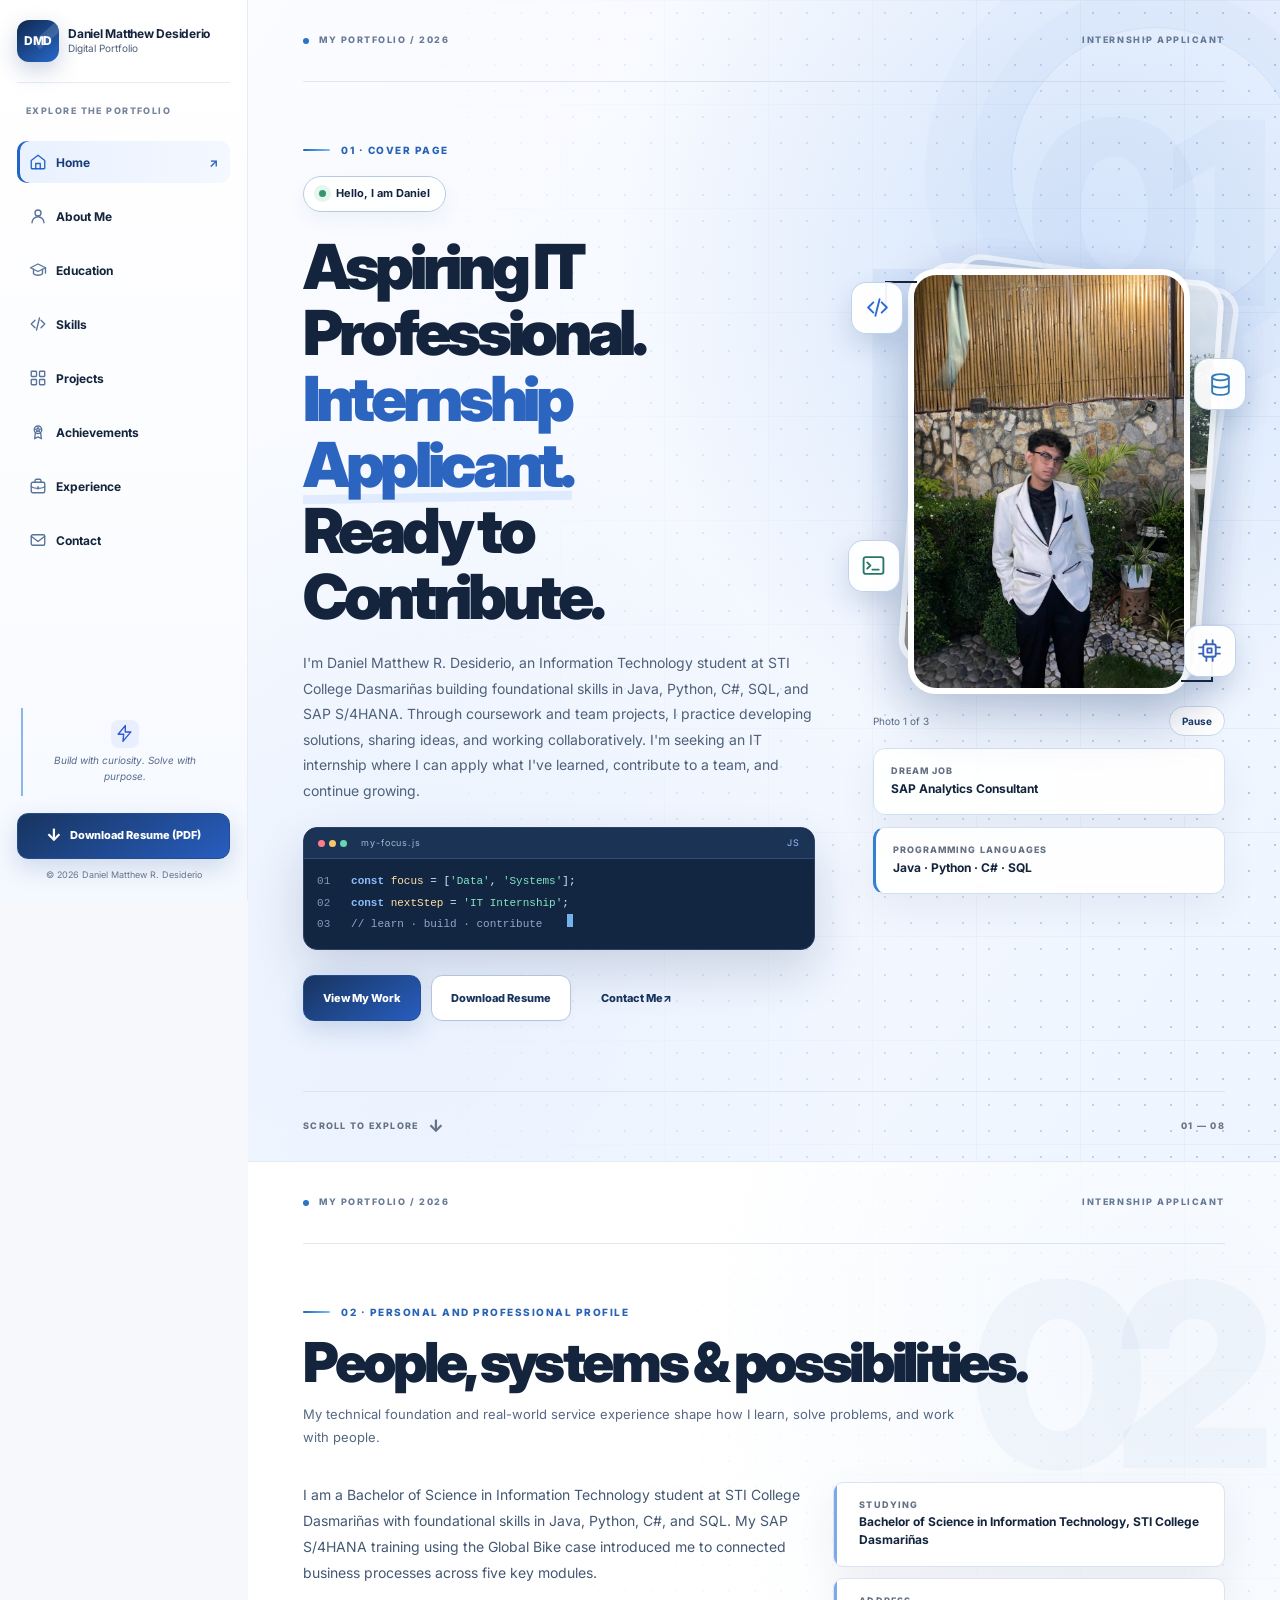
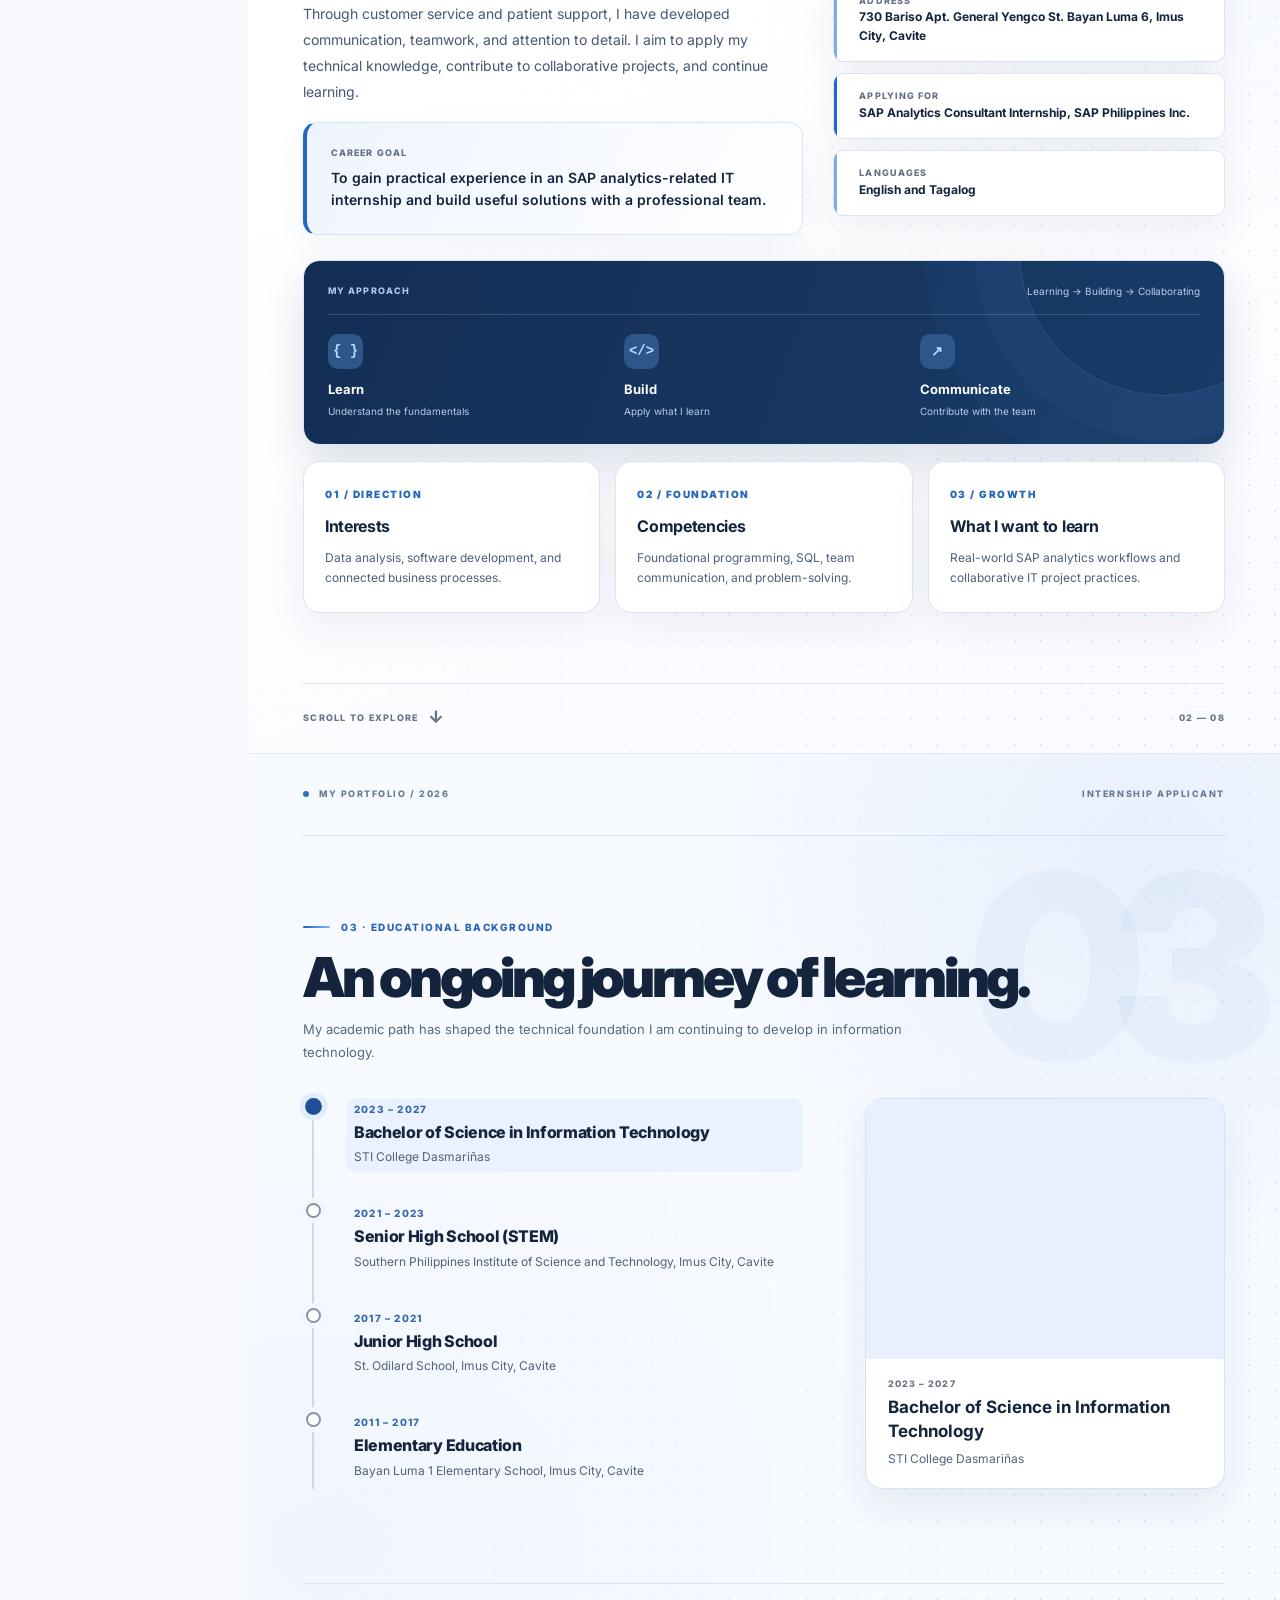
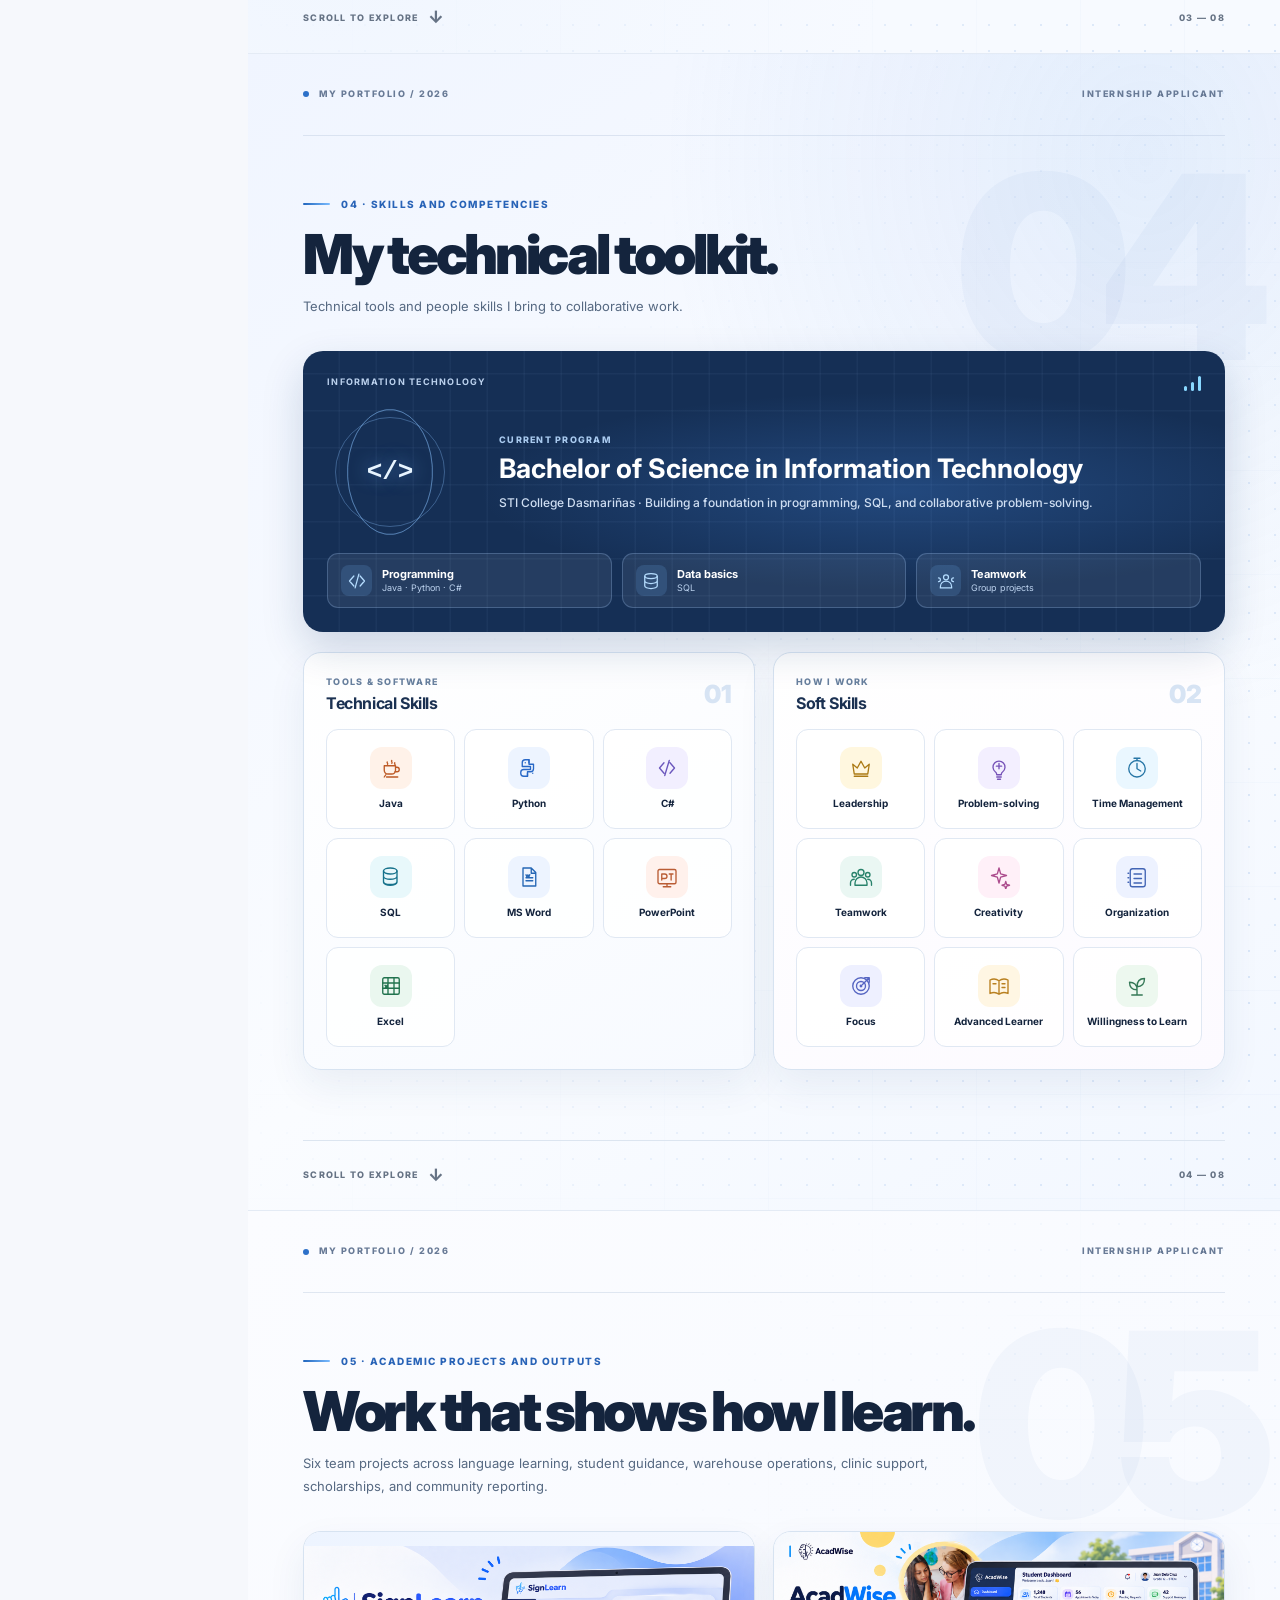
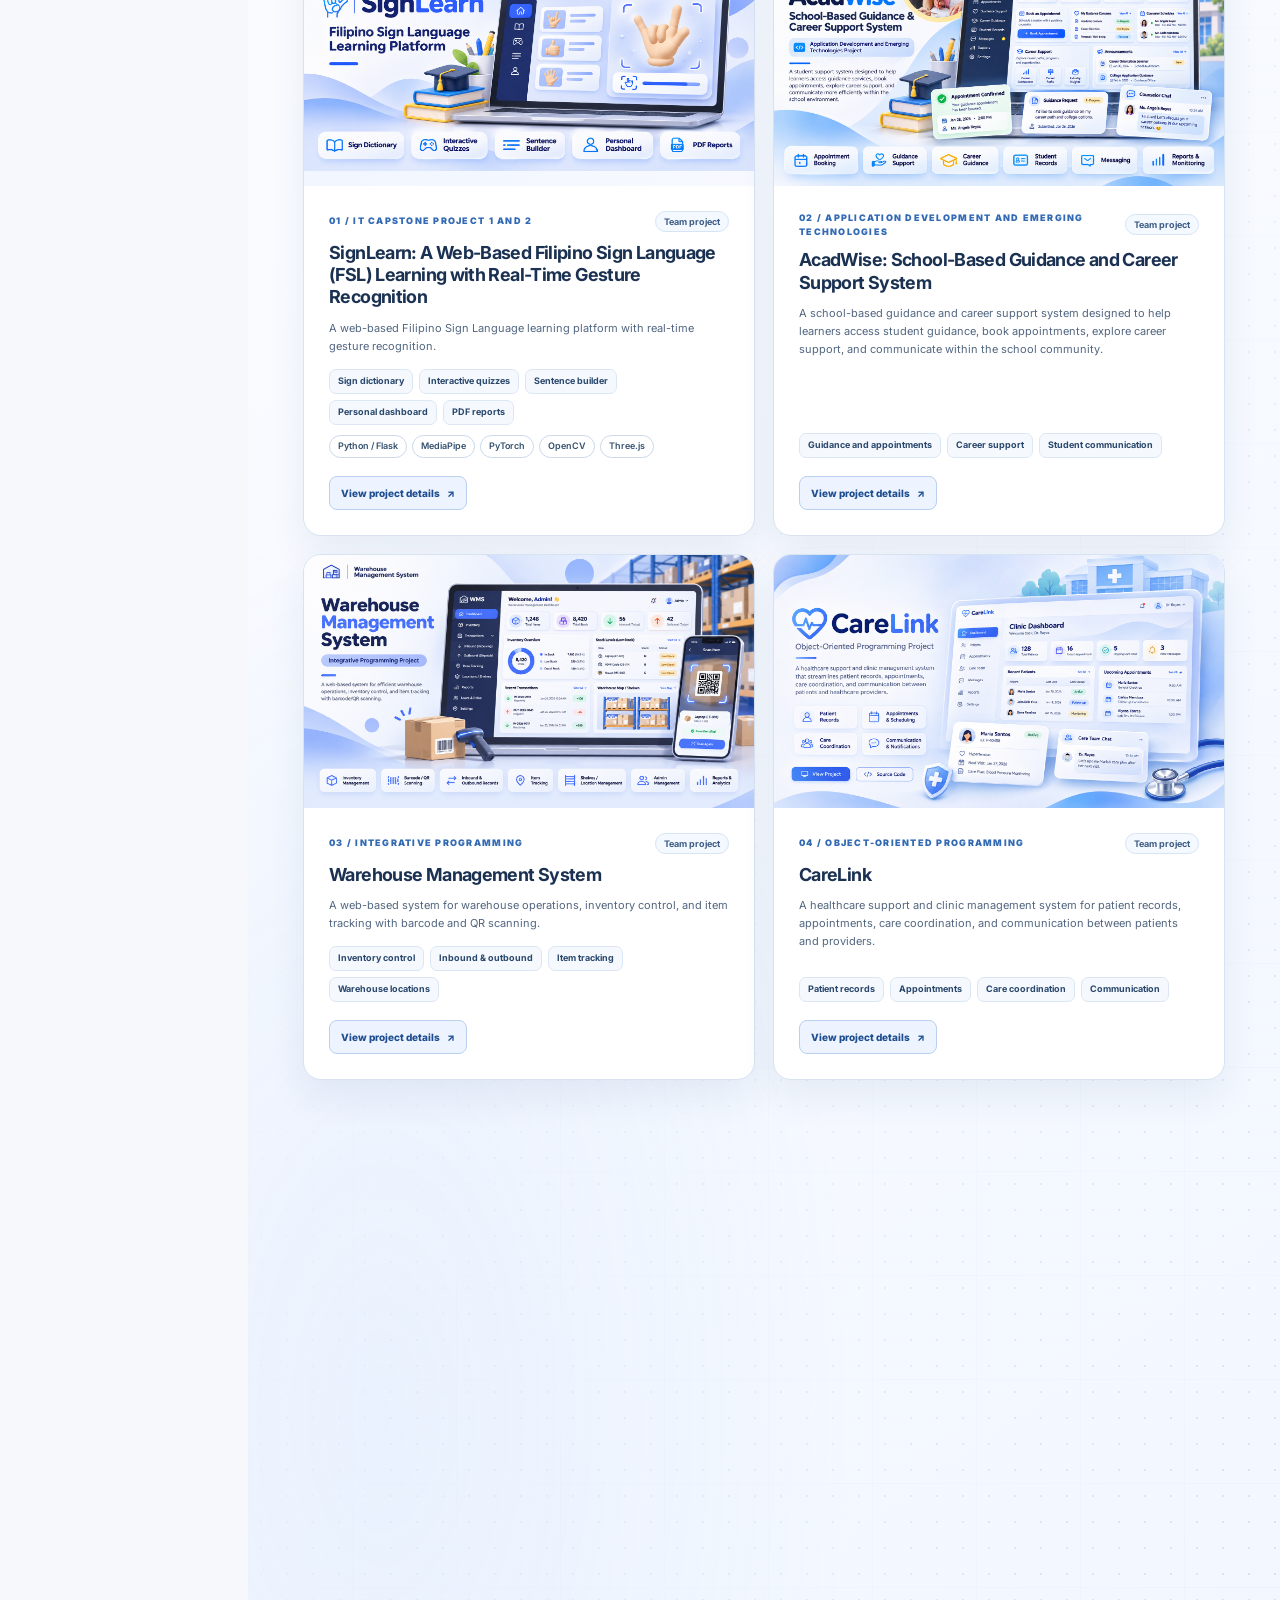
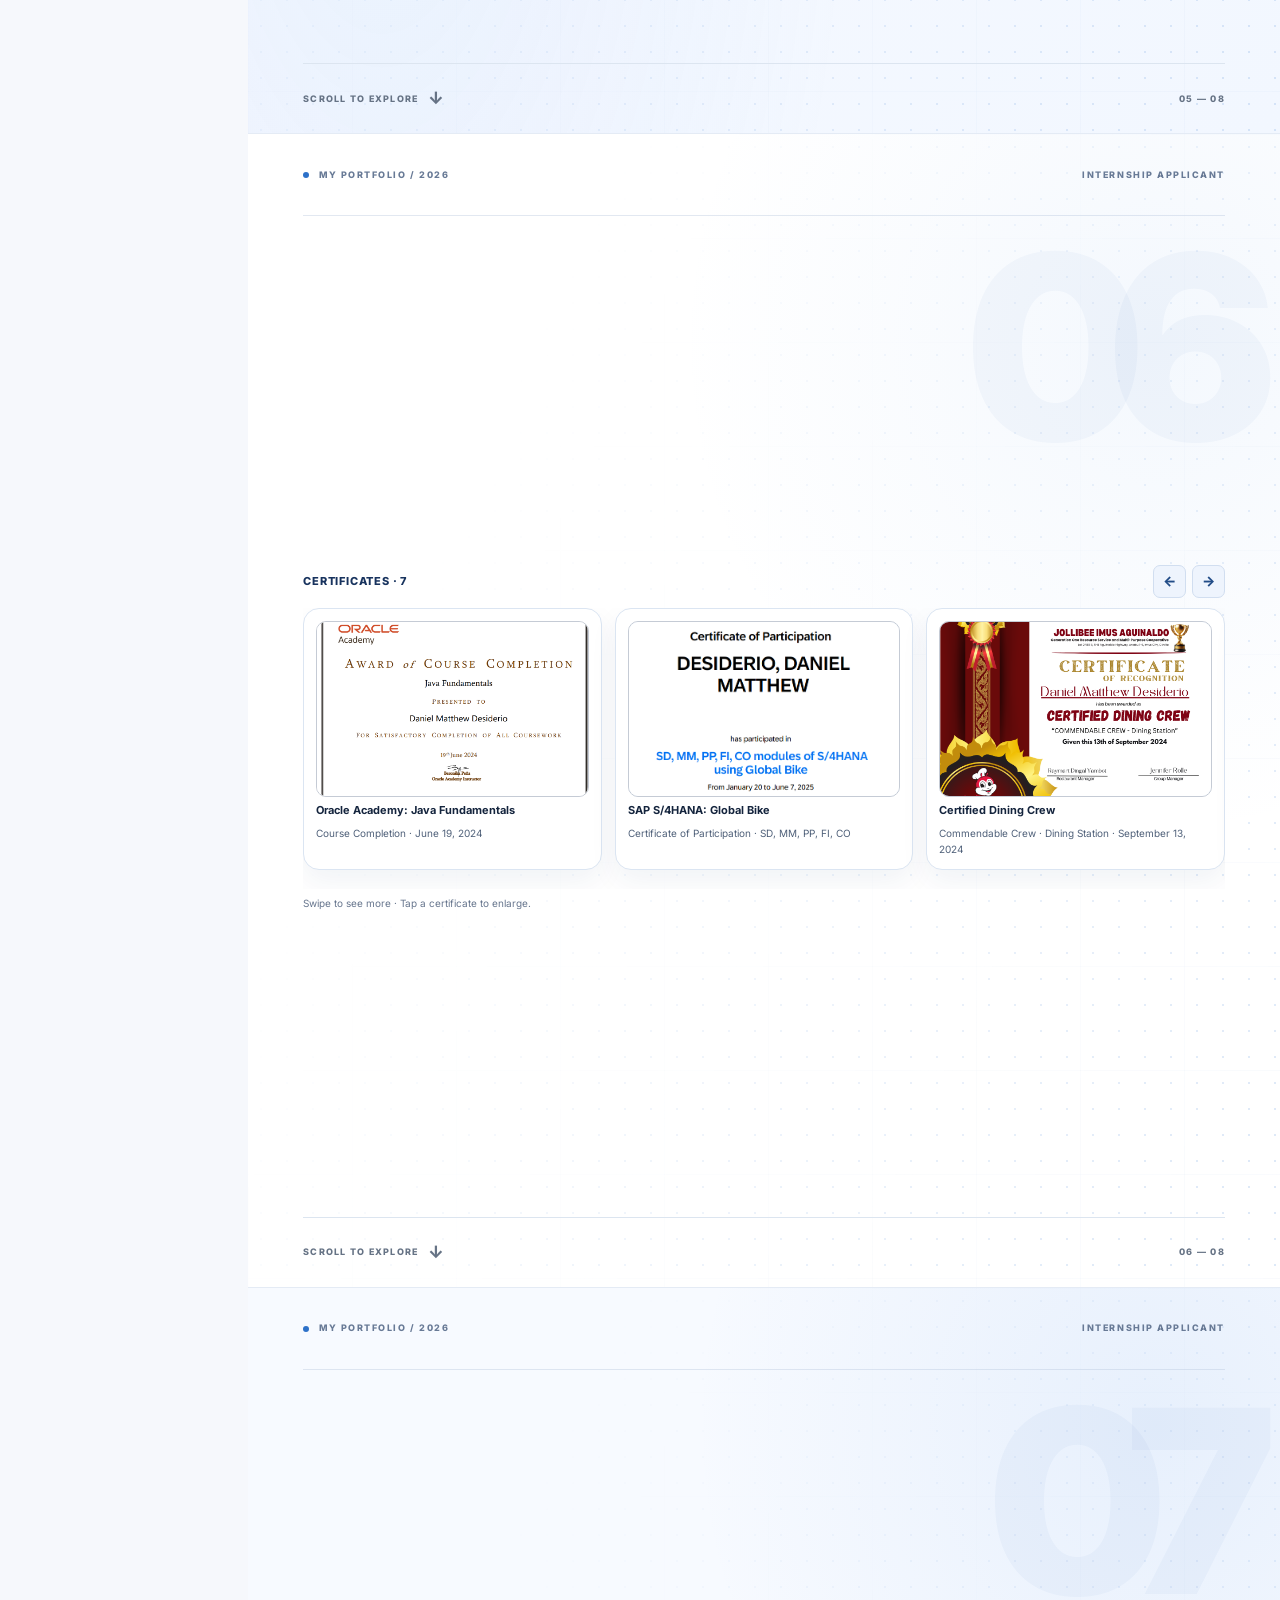
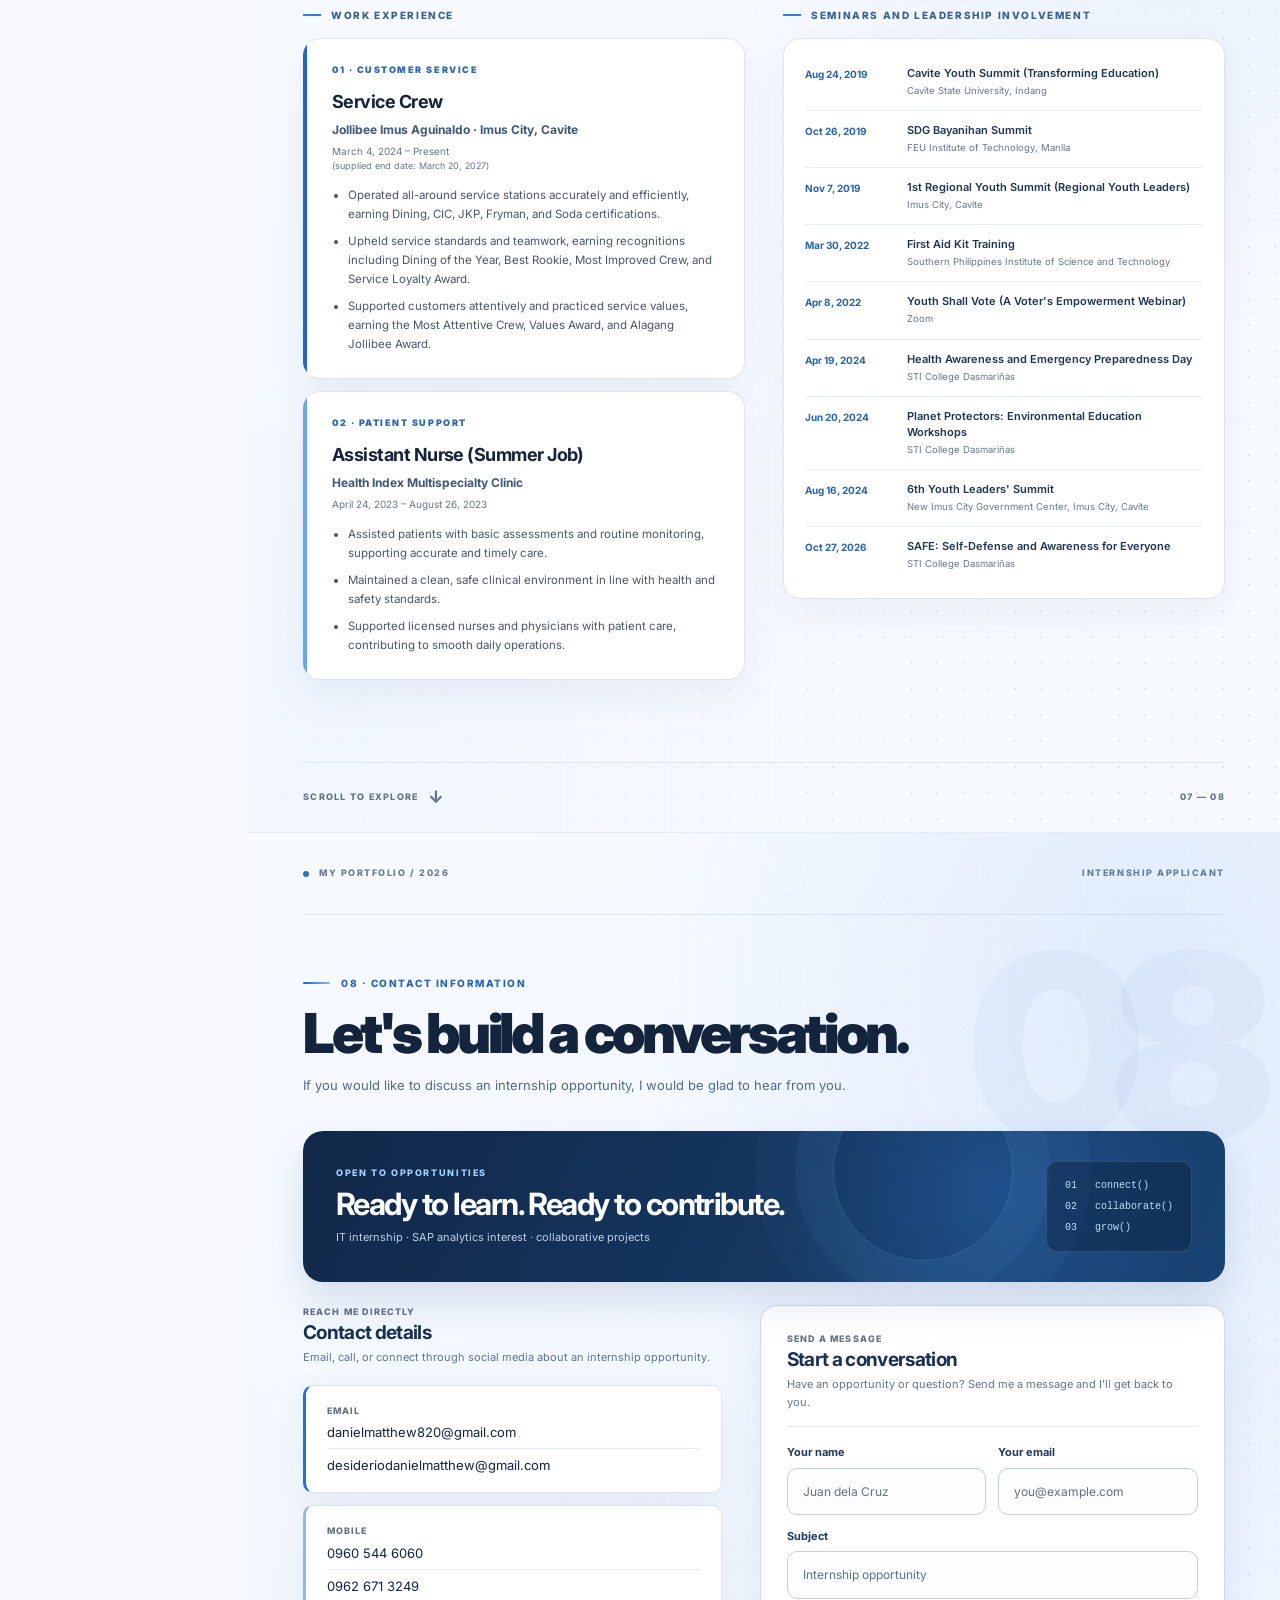
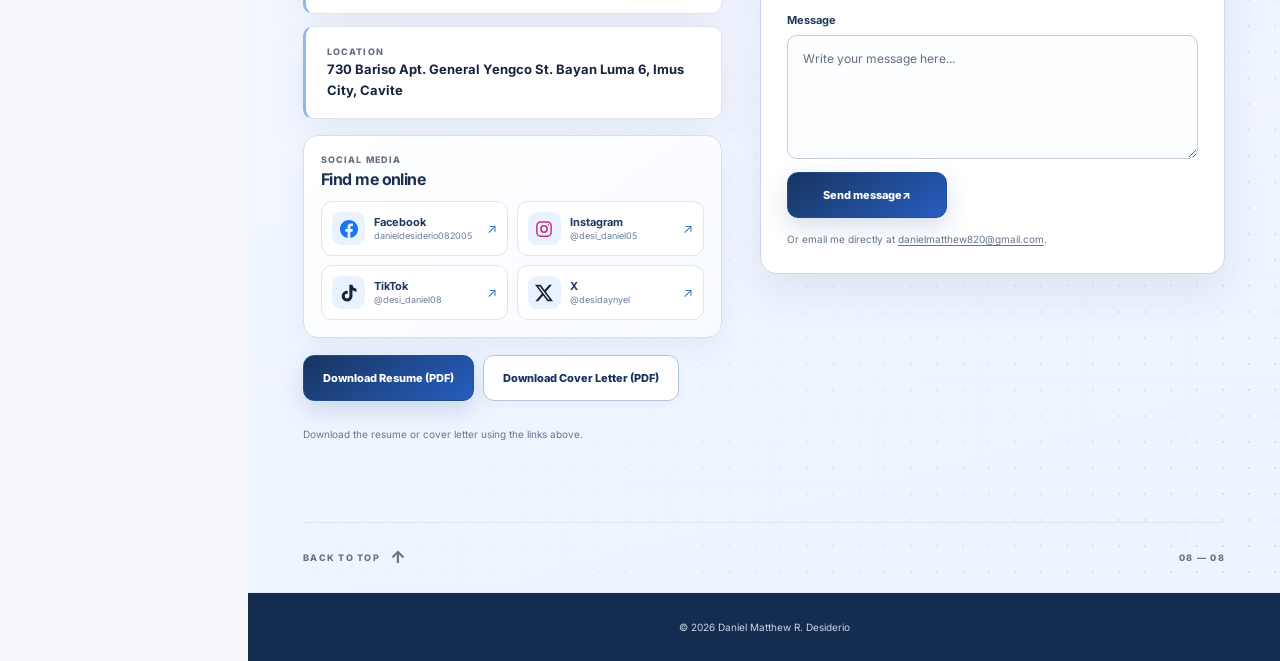
<file: daniel-desiderio-portfolio-premium/index.html>
<!DOCTYPE html>
<html lang="en">
<head>
  <meta charset="UTF-8">
  <meta name="viewport" content="width=device-width, initial-scale=1">
  <meta name="theme-color" content="#1F3864">
  <meta name="description" content="Digital portfolio of Daniel Matthew R. Desiderio, an Information Technology student and internship applicant. Explore his education, technical skills, projects, certifications, and experience.">
  <!-- PRIVACY: Remove this tag if you choose to allow search-engine indexing. This is NOT password protection. -->
  <meta name="robots" content="noindex, nofollow">
  <meta property="og:type" content="website">
  <meta property="og:title" content="Daniel Matthew R. Desiderio | Digital Portfolio">
  <meta property="og:description" content="Aspiring IT professional and internship applicant. Projects, competencies, and experience.">
  <!-- TODO: Add an absolute HTTPS og:image after publishing, if you have a real preview image. -->
  <title>Daniel Matthew R. Desiderio | Digital Portfolio</title>
  <link rel="icon" type="image/svg+xml" href="favicon.svg">
  <link rel="preconnect" href="https://fonts.googleapis.com">
  <link rel="preconnect" href="https://fonts.gstatic.com" crossorigin>
  <link href="https://fonts.googleapis.com/css2?family=Inter:wght@400;500;600;700;800;900&display=swap" rel="stylesheet">
  <link rel="stylesheet" href="css/styles.css">
  <!-- Additional art direction, section-specific visuals, and motion system. -->
  <link rel="stylesheet" href="css/premium.css">
  <script src="js/main.js" defer></script>
</head>
<body class="portfolio-page">
  <div class="reading-progress" aria-hidden="true"><span id="reading-progress-bar"></span></div>
  <a class="skip-link" href="#main-content">Skip to main content</a>

  <!-- MOBILE HEADER: On desktop, the brand and navigation live in the fixed left sidebar. -->
  <header class="mobile-header" id="mobile-header">
    <a class="mobile-brand" href="#home" aria-label="Daniel Desiderio, Home">
      <span class="brand-icon">DMD</span><span>D. M. Desiderio</span>
    </a>
    <button class="menu-toggle" id="menu-toggle" type="button" aria-controls="sidebar" aria-expanded="false" aria-label="Open navigation menu">
      <span></span><span></span><span></span>
    </button>
  </header>
  <button class="nav-backdrop" id="nav-backdrop" type="button" aria-label="Close navigation menu" tabindex="-1"></button>

  <!-- FIXED SIDEBAR / MOBILE DRAWER: Eight icon links remain accessible when collapsed. -->
  <aside class="sidebar" id="sidebar" aria-label="Portfolio navigation">
    <div class="side-brand">
      <div class="side-brand-row"><button class="brand-icon sidebar-collapse-toggle" id="sidebar-collapse-toggle" type="button" aria-label="Minimize sidebar" aria-expanded="true" aria-controls="sidebar">DMD</button><a href="#home" class="side-brand-link"><span class="brand-copy"><strong>Daniel Matthew Desiderio</strong><small>Digital Portfolio</small></span></a></div>
    </div>
    <nav class="side-navigation" id="primary-navigation" aria-label="Main sections">
      <span class="side-nav-label">Explore the portfolio</span>
      <a href="#home" class="nav-link is-active" aria-current="location" aria-label="Home"><svg class="nav-icon" viewBox="0 0 24 24" fill="none" aria-hidden="true"><path d="m3 10 9-7 9 7v10a1 1 0 0 1-1 1H4a1 1 0 0 1-1-1V10Z"/><path d="M9 21v-7h6v7"/></svg><span class="nav-text" aria-hidden="true">Home</span></a>
      <a href="#about" class="nav-link" aria-label="About Me"><svg class="nav-icon" viewBox="0 0 24 24" fill="none" aria-hidden="true"><circle cx="12" cy="8" r="4"/><path d="M4 21a8 8 0 0 1 16 0"/></svg><span class="nav-text" aria-hidden="true">About Me</span></a>
      <a href="#education" class="nav-link" aria-label="Education"><svg class="nav-icon" viewBox="0 0 24 24" fill="none" aria-hidden="true"><path d="m2 9 10-5 10 5-10 5L2 9Z"/><path d="M6 11v6c3 2.7 9 2.7 12 0v-6M22 9v7"/></svg><span class="nav-text" aria-hidden="true">Education</span></a>
      <a href="#skills" class="nav-link" aria-label="Skills"><svg class="nav-icon" viewBox="0 0 24 24" fill="none" aria-hidden="true"><path d="m8 7-5 5 5 5m8-10 5 5-5 5M14 4l-4 16"/></svg><span class="nav-text" aria-hidden="true">Skills</span></a>
      <a href="#projects" class="nav-link" aria-label="Projects"><svg class="nav-icon" viewBox="0 0 24 24" fill="none" aria-hidden="true"><rect x="3" y="3" width="7" height="7" rx="1"/><rect x="14" y="3" width="7" height="7" rx="1"/><rect x="3" y="14" width="7" height="7" rx="1"/><rect x="14" y="14" width="7" height="7" rx="1"/></svg><span class="nav-text" aria-hidden="true">Projects</span></a>
      <a href="#achievements" class="nav-link" aria-label="Achievements"><svg class="nav-icon" viewBox="0 0 24 24" fill="none" aria-hidden="true"><circle cx="12" cy="9" r="5"/><path d="m8.5 13-1 8 4.5-2.5 4.5 2.5-1-8m-3.5-7 1 2 2 .3-1.5 1.4.4 2-1.9-1-1.9 1 .4-2-1.5-1.4 2-.3 1-2Z"/></svg><span class="nav-text" aria-hidden="true">Achievements</span></a>
      <a href="#experience" class="nav-link" aria-label="Experience"><svg class="nav-icon" viewBox="0 0 24 24" fill="none" aria-hidden="true"><rect x="3" y="7" width="18" height="14" rx="2"/><path d="M8 7V5a2 2 0 0 1 2-2h4a2 2 0 0 1 2 2v2M3 13c5 3 13 3 18 0m-9 0v3"/></svg><span class="nav-text" aria-hidden="true">Experience</span></a>
      <a href="#contact" class="nav-link" aria-label="Contact"><svg class="nav-icon" viewBox="0 0 24 24" fill="none" aria-hidden="true"><rect x="3" y="5" width="18" height="14" rx="2"/><path d="m3 7 9 7 9-7"/></svg><span class="nav-text" aria-hidden="true">Contact</span></a>
    </nav>
    <div class="sidebar-foot">
      <p class="sidebar-quote"><span class="sidebar-quote-icon" aria-hidden="true"><svg viewBox="0 0 24 24" fill="none"><path d="m13 2-9 11h7l-1 9 10-12h-7l0-8Z" stroke="currentColor" stroke-width="1.8" stroke-linejoin="round"/></svg></span><span class="sidebar-quote-text">Build with curiosity. Solve with purpose.</span></p>
      <a class="button button-primary side-download" href="assets/docs/Daniel-Matthew-Desiderio-Resume.pdf" download aria-label="Download Resume (PDF)"><span class="download-icon" aria-hidden="true">↓</span><span class="download-label">Download Resume (PDF)</span></a>
      <small>© 2026 Daniel Matthew R. Desiderio</small>
    </div>
  </aside>

  <main class="site-main" id="main-content" tabindex="-1">
    <!-- 01 / COVER PAGE -->
    <section class="folio-section section-hero" data-chapter="01" id="home" aria-labelledby="hero-title">
      <div class="page-topline"><span>My Portfolio / 2026</span><span>Internship Applicant</span></div>
      <div class="section-content hero-content">
        <div class="hero-glow" aria-hidden="true"></div>
        <div class="hero-left reveal">
          <p class="section-kicker">01 · Cover Page</p>
          <span class="intro-pill"><span class="intro-spark" aria-hidden="true"></span>Hello, I am Daniel</span>
          <h1 id="hero-title"><span class="desktop-headline">Aspiring IT Professional.<br><em>Internship Applicant.</em><br>Ready to Contribute.</span><span class="mobile-headline">Daniel Matthew R. Desiderio</span></h1>
          <p class="mobile-hero-subtitle">Aspiring SAP Analytics Consultant Intern</p>
          <p class="hero-intro">I'm Daniel Matthew R. Desiderio, an Information Technology student at STI College Dasmariñas building foundational skills in Java, Python, C#, SQL, and SAP S/4HANA. Through coursework and team projects, I practice developing solutions, sharing ideas, and working collaboratively. I'm seeking an IT internship where I can apply what I've learned, contribute to a team, and continue growing.</p>
          <div class="hero-code" aria-label="Areas of interest, presented as example code">
            <div class="code-top"><span class="code-dots" aria-hidden="true"><i></i><i></i><i></i></span><span>my-focus.js</span><span>JS</span></div>
            <div class="code-lines"><div><span class="line-index">01</span><span><b>const</b> <em>focus</em> = [<strong>'Data'</strong>, <strong>'Systems'</strong>];</span></div><div><span class="line-index">02</span><span><b>const</b> <em>nextStep</em> = <strong>'IT Internship'</strong>;</span></div><div><span class="line-index">03</span><span class="code-comment">// learn · build · contribute</span><span class="code-cursor" aria-hidden="true"></span></div></div>
          </div>
          <div class="hero-actions">
            <a class="button button-primary" href="#projects">View My Work</a>
            <a class="button button-outline" href="assets/docs/Daniel-Matthew-Desiderio-Resume.pdf" download>Download Resume</a>
            <a class="button button-link" href="#contact">Contact Me <span aria-hidden="true">↗</span></a>
          </div>
        </div>
        <div class="hero-right reveal">
          <button class="hero-image-wrap" id="hero-photo-next" type="button" aria-label="Show next profile photo">
            <span class="photo-card photo-card-back" aria-hidden="true"><img src="assets/images/profile-slides/portrait-coast.jpg" alt="" decoding="async"></span>
            <span class="photo-card photo-card-middle" aria-hidden="true"><img src="assets/images/profile-slides/portrait-arch.jpg" alt="" decoding="async"></span>
            <span class="photo-card photo-card-front"><img id="hero-profile-image" src="assets/images/project-photo.jpg" alt="Daniel Matthew R. Desiderio wearing a white long-sleeve shirt" width="720" height="880" fetchpriority="high"></span>
            <span class="photo-corner photo-corner-a" aria-hidden="true"></span><span class="photo-corner photo-corner-b" aria-hidden="true"></span>
            <span class="tech-float-layer" aria-hidden="true">
              <span class="tech-float tech-float-code"><svg viewBox="0 0 24 24" fill="none" stroke="currentColor" stroke-width="1.8" stroke-linecap="round" stroke-linejoin="round"><path d="m8 7-5 5 5 5M16 7l5 5-5 5M14 4l-4 16"/></svg></span>
              <span class="tech-float tech-float-database"><svg viewBox="0 0 24 24" fill="none" stroke="currentColor" stroke-width="1.8" stroke-linecap="round" stroke-linejoin="round"><ellipse cx="12" cy="5" rx="8" ry="3"/><path d="M4 5v14c0 1.7 3.6 3 8 3s8-1.3 8-3V5M4 12c0 1.7 3.6 3 8 3s8-1.3 8-3"/></svg></span>
              <span class="tech-float tech-float-terminal"><svg viewBox="0 0 24 24" fill="none" stroke="currentColor" stroke-width="1.8" stroke-linecap="round" stroke-linejoin="round"><rect x="2.5" y="4" width="19" height="16" rx="2"/><path d="m6 9 3 3-3 3M11 16h6"/></svg></span>
              <span class="tech-float tech-float-chip"><svg viewBox="0 0 24 24" fill="none" stroke="currentColor" stroke-width="1.8" stroke-linecap="round" stroke-linejoin="round"><rect x="6" y="6" width="12" height="12" rx="2"/><path d="M10 10h4v4h-4zM9 2v4M15 2v4M9 18v4M15 18v4M2 9h4M2 15h4M18 9h4M18 15h4"/></svg></span>
            </span>
          </button>
          <div class="profile-slideshow-controls" aria-label="Profile photo slideshow controls">
            <span id="profile-slide-position">Photo 1 of 3</span>
            <button id="profile-slideshow-toggle" type="button" aria-label="Pause profile photo slideshow" aria-pressed="false">Pause</button>
          </div>
          <div class="hero-info-panel"><span class="micro-label">Dream Job</span><strong>SAP Analytics Consultant</strong></div>
          <div class="hero-info-panel"><span class="micro-label">Programming Languages</span><strong>Java · Python · C# · SQL</strong></div>
        </div>
      </div>
      <div class="page-bottomline"><a href="#about">Scroll to explore <span aria-hidden="true">↓</span></a><span>01 — 08</span></div>
    </section>

    <!-- 02 / ABOUT ME: Edit the first-person text if your career goals change. -->
    <section class="folio-section" data-chapter="02" id="about" aria-labelledby="about-title">
      <div class="page-topline"><span>My Portfolio / 2026</span><span>Internship Applicant</span></div>
      <div class="section-content">
        <div class="section-heading reveal"><p class="section-kicker">02 · Personal and Professional Profile</p><h2 id="about-title">People, systems &amp; possibilities.</h2><p>My technical foundation and real-world service experience shape how I learn, solve problems, and work with people.</p></div>
        <div class="about-grid">
          <div class="about-narrative reveal">
            <p>I am a Bachelor of Science in Information Technology student at STI College Dasmariñas with foundational skills in Java, Python, C#, and SQL. My SAP S/4HANA training using the Global Bike case introduced me to connected business processes across five key modules.</p>
            <p>Through customer service and patient support, I have developed communication, teamwork, and attention to detail. I aim to apply my technical knowledge, contribute to collaborative projects, and continue learning.</p>
            <div class="goal-callout"><span class="micro-label">Career goal</span><p>To gain practical experience in an SAP analytics-related IT internship and build useful solutions with a professional team.</p></div>
          </div>
          <div class="about-facts reveal">
            <div class="fact-card"><span class="micro-label">Studying</span><strong>Bachelor of Science in Information Technology, STI College Dasmariñas</strong></div>
            <div class="fact-card"><span class="micro-label">Address</span><strong>730 Bariso Apt. General Yengco St. Bayan Luma 6, Imus City, Cavite</strong></div>
            <div class="fact-card"><span class="micro-label">Applying for</span><strong>SAP Analytics Consultant Internship, SAP Philippines Inc.</strong></div>
            <div class="fact-card"><span class="micro-label">Languages</span><strong>English and Tagalog</strong></div>
          </div>
        </div>
        <div class="focus-journey reveal" role="img" aria-label="My approach: learn concepts, build practical solutions, and communicate clearly"><div class="focus-journey-head"><span class="micro-label">My approach</span><span>Learning → Building → Collaborating</span></div><div class="focus-nodes"><div><span class="focus-symbol">{ }</span><strong>Learn</strong><small>Understand the fundamentals</small></div><span class="journey-arrow" aria-hidden="true">→</span><div><span class="focus-symbol">&lt;/&gt;</span><strong>Build</strong><small>Apply what I learn</small></div><span class="journey-arrow" aria-hidden="true">→</span><div><span class="focus-symbol">↗</span><strong>Communicate</strong><small>Contribute with the team</small></div></div></div>
        <div class="about-lower reveal">
          <article class="info-card"><h3>Interests</h3><p>Data analysis, software development, and connected business processes.</p></article>
          <article class="info-card"><h3>Competencies</h3><p>Foundational programming, SQL, team communication, and problem-solving.</p></article>
          <article class="info-card"><h3>What I want to learn</h3><p>Real-world SAP analytics workflows and collaborative IT project practices.</p></article>
        </div>
      </div>
      <div class="page-bottomline"><a href="#education">Scroll to explore <span aria-hidden="true">↓</span></a><span>02 — 08</span></div>
    </section>

    <!-- 03 / EDUCATION -->
    <section class="folio-section" data-chapter="03" id="education" aria-labelledby="education-title">
      <div class="page-topline"><span>My Portfolio / 2026</span><span>Internship Applicant</span></div>
      <div class="section-content">
        <div class="section-heading reveal"><p class="section-kicker">03 · Educational Background</p><h2 id="education-title">An ongoing journey of learning.</h2><p>My academic path has shaped the technical foundation I am continuing to develop in information technology.</p></div>
        <div class="education-grid">
          <ol class="education-timeline reveal" aria-label="Education history">
            <li class="education-item is-selected"><button class="education-select" type="button" aria-controls="education-detail" aria-pressed="true" data-photo="assets/images/schools/sti-college-dasmarinas.jpg"><span class="timeline-date">2023 – 2027</span><span class="education-degree">Bachelor of Science in Information Technology</span><span class="education-school">STI College Dasmariñas</span></button></li>
            <li class="education-item"><button class="education-select" type="button" aria-controls="education-detail" aria-pressed="false" data-photo="assets/images/schools/spist.jpg"><span class="timeline-date">2021 – 2023</span><span class="education-degree">Senior High School (STEM)</span><span class="education-school">Southern Philippines Institute of Science and Technology, Imus City, Cavite</span></button></li>
            <li class="education-item"><button class="education-select" type="button" aria-controls="education-detail" aria-pressed="false" data-photo="assets/images/schools/st-odilard-school.jpg"><span class="timeline-date">2017 – 2021</span><span class="education-degree">Junior High School</span><span class="education-school">St. Odilard School, Imus City, Cavite</span></button></li>
            <li class="education-item"><button class="education-select" type="button" aria-controls="education-detail" aria-pressed="false" data-photo="assets/images/schools/bayan-luma-1-elementary.jpg"><span class="timeline-date">2011 – 2017</span><span class="education-degree">Elementary Education</span><span class="education-school">Bayan Luma 1 Elementary School, Imus City, Cavite</span></button></li>
          </ol>
          <div class="education-aside reveal">
            <article class="education-detail" id="education-detail" aria-live="polite">
              <div class="education-photo-slot"><img id="education-photo" src="assets/images/schools/sti-college-dasmarinas.jpg" alt="STI College Dasmariñas building" width="960" height="1280" loading="lazy" decoding="async"></div>
              <div class="education-detail-copy"><span class="micro-label" id="education-detail-date">2023 – 2027</span><h3 id="education-detail-degree">Bachelor of Science in Information Technology</h3><p id="education-detail-school">STI College Dasmariñas</p></div>
            </article>
          </div>
        </div>
      </div>
      <div class="page-bottomline"><a href="#skills">Scroll to explore <span aria-hidden="true">↓</span></a><span>03 — 08</span></div>
    </section>

    <!-- 04 / SKILLS: No invented proficiency percentages or levels. -->
    <section class="folio-section" data-chapter="04" id="skills" aria-labelledby="skills-title">
      <div class="page-topline"><span>My Portfolio / 2026</span><span>Internship Applicant</span></div>
      <div class="section-content">
        <div class="section-heading reveal"><p class="section-kicker">04 · Skills and Competencies</p><h2 id="skills-title">My technical toolkit.</h2><p>Technical tools and people skills I bring to collaborative work.</p></div>
        <div class="skills-learning-aside reveal">
          <div class="learning-card" aria-label="My current program and skills focus">
            <div class="learning-card-top"><span>INFORMATION TECHNOLOGY</span><span class="learn-signal" aria-hidden="true"><i></i><i></i><i></i></span></div>
            <div class="learning-card-main">
              <div class="learning-glyph" aria-hidden="true"><span>&lt;/&gt;</span><span class="glyph-ring"></span></div>
              <div class="learning-intro"><span class="learning-eyebrow">Current program</span><h3>Bachelor of Science in Information Technology</h3><p>STI College Dasmariñas · Building a foundation in programming, SQL, and collaborative problem-solving.</p></div>
            </div>
            <div class="learning-highlights" aria-label="Skills focus">
              <div><span class="learning-highlight-icon" aria-hidden="true"><svg viewBox="0 0 32 32" fill="none"><path d="m11 8-7 8 7 8M21 8l7 8-7 8M19 5l-6 22" stroke="currentColor" stroke-width="2" stroke-linecap="round" stroke-linejoin="round"/></svg></span><span><strong>Programming</strong><small>Java · Python · C#</small></span></div>
              <div><span class="learning-highlight-icon" aria-hidden="true"><svg viewBox="0 0 32 32" fill="none"><ellipse cx="16" cy="8" rx="10" ry="4" stroke="currentColor" stroke-width="2"/><path d="M6 8v16c0 2 4.5 4 10 4s10-2 10-4V8M6 16c0 2 4.5 4 10 4s10-2 10-4" stroke="currentColor" stroke-width="2"/></svg></span><span><strong>Data basics</strong><small>SQL</small></span></div>
              <div><span class="learning-highlight-icon" aria-hidden="true"><svg viewBox="0 0 32 32" fill="none"><circle cx="16" cy="10" r="4" stroke="currentColor" stroke-width="2"/><path d="M7 27v-2a9 9 0 0 1 18 0v2H7ZM4 17a3 3 0 1 0 0-6M28 17a3 3 0 1 1 0-6" stroke="currentColor" stroke-width="2" stroke-linecap="round"/></svg></span><span><strong>Teamwork</strong><small>Group projects</small></span></div>
            </div>
          </div>
        </div>
        <div class="skill-panels">
          <article class="skill-panel skill-panel-technical reveal">
            <div class="skill-panel-heading"><div><span class="skill-panel-kicker">Tools &amp; software</span><h3>Technical Skills</h3></div><span class="skill-panel-mark" aria-hidden="true">01</span></div>
            <div class="skill-grid" aria-label="Technical skills">
              <div class="skill-tile"><span class="skill-icon skill-icon-java" aria-hidden="true"><svg viewBox="0 0 32 32"><path d="M11 8c-1 1.2 1.4 1.7.4 3M17 6c-1.3 1.5 1.5 2.1.1 3.6M21 9c-1.2 1.2 1.2 1.8.2 3"/><path d="M7 13h15v6a5 5 0 0 1-5 5h-5a5 5 0 0 1-5-5zM22 15h2a3 3 0 0 1 0 6h-3M10 28h15M9 25l-2 3"/></svg></span><span class="skill-label">Java</span></div>
              <div class="skill-tile"><span class="skill-icon skill-icon-python" aria-hidden="true"><svg viewBox="0 0 32 32"><path d="M16 5H11a4 4 0 0 0-4 4v5h11v4H9a4 4 0 0 0-4 4v1a4 4 0 0 0 4 4h5v-6h4a4 4 0 0 0 4-4v-6h-6z"/><path d="M11 9h.01M21 23h.01"/><path d="M16 5v4M14 27v-4"/></svg></span><span class="skill-label">Python</span></div>
              <div class="skill-tile"><span class="skill-icon skill-icon-csharp" aria-hidden="true"><svg viewBox="0 0 32 32"><path d="m12 9-6 7 6 7M20 9l6 7-6 7M19 6l-6 20"/></svg></span><span class="skill-label">C#</span></div>
              <div class="skill-tile"><span class="skill-icon skill-icon-sql" aria-hidden="true"><svg viewBox="0 0 32 32"><ellipse cx="15" cy="8" rx="9" ry="4"/><path d="M6 8v15c0 2.2 4 4 9 4s9-1.8 9-4V8M6 15c0 2.2 4 4 9 4s9-1.8 9-4M6 22c0 2.2 4 4 9 4s9-1.8 9-4"/></svg></span><span class="skill-label">SQL</span></div>
              <div class="skill-tile"><span class="skill-icon skill-icon-word" aria-hidden="true"><svg viewBox="0 0 32 32"><path d="M8 4h11l6 6v18H8zM19 4v7h6M12 17h9M12 21h9"/><path d="m12 13 1.3 3 1.3-3 1.2 3 1.2-3"/></svg></span><span class="skill-label">MS Word</span></div>
              <div class="skill-tile"><span class="skill-icon skill-icon-powerpoint" aria-hidden="true"><svg viewBox="0 0 32 32"><rect x="4" y="6" width="24" height="19" rx="2"/><path d="M9 20V12h4a3 3 0 1 1 0 6h-4M16 25v4M11 29h10"/><path d="M19 12h5M21.5 12v8"/></svg></span><span class="skill-label">PowerPoint</span></div>
              <div class="skill-tile"><span class="skill-icon skill-icon-excel" aria-hidden="true"><svg viewBox="0 0 32 32"><rect x="5" y="5" width="22" height="22" rx="2"/><path d="M5 12h22M5 19h22M12 5v22M20 5v22M8 15l3 4m0-4-3 4"/></svg></span><span class="skill-label">Excel</span></div>
            </div>
          </article>
          <article class="skill-panel skill-panel-soft reveal">
            <div class="skill-panel-heading"><div><span class="skill-panel-kicker">How I work</span><h3>Soft Skills</h3></div><span class="skill-panel-mark" aria-hidden="true">02</span></div>
            <div class="skill-grid" aria-label="Soft skills">
              <div class="skill-tile"><span class="skill-icon skill-icon-leadership" aria-hidden="true"><svg viewBox="0 0 32 32"><path d="m5 11 6 5 5-9 5 9 6-5-2 13H7zM7 27h18"/></svg></span><span class="skill-label">Leadership</span></div>
              <div class="skill-tile"><span class="skill-icon skill-icon-problem" aria-hidden="true"><svg viewBox="0 0 32 32"><path d="M11 21a8 8 0 1 1 10 0c-1.5 1-2 2-2 4h-6c0-2-.5-3-2-4zM13 28h6M14 31h4M16 10v7M12.5 13.5h7"/></svg></span><span class="skill-label">Problem-solving</span></div>
              <div class="skill-tile"><span class="skill-icon skill-icon-time" aria-hidden="true"><svg viewBox="0 0 32 32"><circle cx="16" cy="17" r="11"/><path d="M16 10v7l5 3M12 3h8M16 3v3"/></svg></span><span class="skill-label">Time Management</span></div>
              <div class="skill-tile"><span class="skill-icon skill-icon-team" aria-hidden="true"><svg viewBox="0 0 32 32"><circle cx="16" cy="10" r="4"/><circle cx="7" cy="13" r="3"/><circle cx="25" cy="13" r="3"/><path d="M8 27v-3a8 8 0 0 1 16 0v3zM2 27v-3a5 5 0 0 1 5-5M30 27v-3a5 5 0 0 0-5-5"/></svg></span><span class="skill-label">Teamwork</span></div>
              <div class="skill-tile"><span class="skill-icon skill-icon-creativity" aria-hidden="true"><svg viewBox="0 0 32 32"><path d="m16 4 2.2 7.8L26 14l-7.8 2.2L16 24l-2.2-7.8L6 14l7.8-2.2zM25 22l1.2 3.8L30 27l-3.8 1.2L25 32l-1.2-3.8L20 27l3.8-1.2z"/></svg></span><span class="skill-label">Creativity</span></div>
              <div class="skill-tile"><span class="skill-icon skill-icon-organization" aria-hidden="true"><svg viewBox="0 0 32 32"><rect x="7" y="5" width="20" height="24" rx="3"/><path d="M12 12h10M12 18h10M12 24h10M4 11h1M4 17h1M4 23h1"/></svg></span><span class="skill-label">Organization</span></div>
              <div class="skill-tile"><span class="skill-icon skill-icon-focus" aria-hidden="true"><svg viewBox="0 0 32 32"><circle cx="16" cy="16" r="11"/><circle cx="16" cy="16" r="6"/><circle cx="16" cy="16" r="1"/><path d="m18 14 9-9M21 5h6v6"/></svg></span><span class="skill-label">Focus</span></div>
              <div class="skill-tile"><span class="skill-icon skill-icon-learner" aria-hidden="true"><svg viewBox="0 0 32 32"><path d="M16 9C12 6 8 6 4 8v18c4-2 8-2 12 1 4-3 8-3 12-1V8c-4-2-8-2-12 1zM16 9v18M8 13h4M20 13h4M20 18h4"/></svg></span><span class="skill-label">Advanced Learner</span></div>
              <div class="skill-tile"><span class="skill-icon skill-icon-growth" aria-hidden="true"><svg viewBox="0 0 32 32"><path d="M16 28V15M16 21c-7 0-10-4-10-10 6 0 10 3 10 10zM16 17c0-7 4-11 10-11 0 7-3 11-10 11zM9 28h14"/></svg></span><span class="skill-label">Willingness to Learn</span></div>
            </div>
          </article>
        </div>
      </div>
      <div class="page-bottomline"><a href="#projects">Scroll to explore <span aria-hidden="true">↓</span></a><span>04 — 08</span></div>
    </section>

    <!-- 05 / PROJECTS: Images are illustrative placeholders, not proof or live screenshots. -->
    <section class="folio-section" data-chapter="05" id="projects" aria-labelledby="projects-title">
      <div class="page-topline"><span>My Portfolio / 2026</span><span>Internship Applicant</span></div>
      <div class="section-content">
        <div class="section-heading reveal"><p class="section-kicker">05 · Academic Projects and Outputs</p><h2 id="projects-title">Work that shows how I learn.</h2><p>Six team projects across language learning, student guidance, warehouse operations, clinic support, scholarships, and community reporting.</p></div>
        <div class="project-grid">
          <article class="project-card reveal">
            <div class="project-card-image project-card-image-signlearn"><img src="assets/images/projects/signlearn-project-v2.png" alt="Illustrated SignLearn project preview showing a Filipino Sign Language learning interface" width="1774" height="887" loading="lazy"></div>
            <div class="project-card-content"><div class="project-card-meta"><span class="project-index">01 / IT CAPSTONE PROJECT 1 AND 2</span><span class="project-team">Team project</span></div><h3>SignLearn: A Web-Based Filipino Sign Language (FSL) Learning with Real-Time Gesture Recognition</h3><p>A web-based Filipino Sign Language learning platform with real-time gesture recognition.</p><div class="project-highlights"><span>Sign dictionary</span><span>Interactive quizzes</span><span>Sentence builder</span><span>Personal dashboard</span><span>PDF reports</span></div><div class="tag-list"><span class="tag">Python / Flask</span><span class="tag">MediaPipe</span><span class="tag">PyTorch</span><span class="tag">OpenCV</span><span class="tag">Three.js</span></div><button class="project-open" type="button" aria-label="View SignLearn project details" data-live-url="https://signlearn.up.railway.app/" data-programming="IT Capstone Projects 1 and 2 using Python and Flask, with MediaPipe, PyTorch, OpenCV, and Three.js listed in the project materials.">View project details <span aria-hidden="true">↗</span></button></div>
          </article>
          <article class="project-card reveal">
            <div class="project-card-image"><img src="assets/images/projects/acadwise-project.png" alt="AcadWise final presentation cover for a school-based guidance and career support system" width="1290" height="731" loading="lazy"></div>
            <div class="project-card-content"><div class="project-card-meta"><span class="project-index">02 / APPLICATION DEVELOPMENT AND EMERGING TECHNOLOGIES</span><span class="project-team">Team project</span></div><h3>AcadWise: School-Based Guidance and Career Support System</h3><p>A school-based guidance and career support system designed to help learners access student guidance, book appointments, explore career support, and communicate within the school community.</p><div class="project-highlights"><span>Guidance and appointments</span><span>Career support</span><span>Student communication</span></div><button class="project-open" type="button" aria-label="View AcadWise project details" data-programming="Application Development and Emerging Technologies project focused on student guidance, appointment booking, and communication workflows.">View project details <span aria-hidden="true">↗</span></button></div>
          </article>
          <article class="project-card reveal">
            <div class="project-card-image"><img src="assets/images/projects/wms-project.png" alt="Warehouse Management System project preview showing inventory, QR scanning, and warehouse dashboard" width="1680" height="943" loading="lazy"></div>
            <div class="project-card-content"><div class="project-card-meta"><span class="project-index">03 / INTEGRATIVE PROGRAMMING</span><span class="project-team">Team project</span></div><h3>Warehouse Management System</h3><p>A web-based system for warehouse operations, inventory control, and item tracking with barcode and QR scanning.</p><div class="project-highlights"><span>Inventory control</span><span>Inbound &amp; outbound</span><span>Item tracking</span><span>Warehouse locations</span></div><button class="project-open" type="button" aria-label="View Warehouse Management System project details" data-programming="Integrative Programming project focused on inventory, inbound and outbound records, barcode and QR scanning, and item tracking.">View project details <span aria-hidden="true">↗</span></button></div>
          </article>
          <article class="project-card reveal">
            <div class="project-card-image"><img src="assets/images/projects/carelink-project.png" alt="CareLink clinic management project preview showing patient records, appointments, and care coordination" width="1680" height="943" loading="lazy"></div>
            <div class="project-card-content"><div class="project-card-meta"><span class="project-index">04 / OBJECT-ORIENTED PROGRAMMING</span><span class="project-team">Team project</span></div><h3>CareLink</h3><p>A healthcare support and clinic management system for patient records, appointments, care coordination, and communication between patients and providers.</p><div class="project-highlights"><span>Patient records</span><span>Appointments</span><span>Care coordination</span><span>Communication</span></div><button class="project-open" type="button" aria-label="View CareLink project details" data-programming="Object-Oriented Programming project focused on patient records, appointments, care coordination, and communication.">View project details <span aria-hidden="true">↗</span></button></div>
          </article>
          <article class="project-card reveal">
            <div class="project-card-image"><img src="assets/images/projects/escholar-ph-project.png" alt="Illustrated eScholar PH scholarship application platform preview in green and yellow" width="1672" height="941" loading="lazy"></div>
            <div class="project-card-content"><div class="project-card-meta"><span class="project-index">05 / WEB SYSTEMS AND TECHNOLOGIES</span><span class="project-team">Team project</span></div><h3>eScholar PH: Scholarship Application Platform</h3><p>A web platform that helps Filipino students search for scholarships and submit applications online.</p><div class="project-highlights"><span>Scholarship search</span><span>Online applications</span><span>Document uploads</span><span>Updates</span></div><button class="project-open" type="button" aria-label="View eScholar PH project details" data-programming="Web Systems and Technologies project about scholarship discovery and online applications.">View project details <span aria-hidden="true">↗</span></button></div>
          </article>
          <article class="project-card reveal">
            <div class="project-card-image"><img src="assets/images/projects/ireportbayan-project.png" alt="Concept illustration of iReportBayan mobile community issue reporting app in blue and white" width="1672" height="941" loading="lazy"></div>
            <div class="project-card-content"><div class="project-card-meta"><span class="project-index">06 / MOBILE SYSTEMS AND TECHNOLOGIES</span><span class="project-team">Team project</span></div><h3>iReportBayan: Community Issue Reporting</h3><p>A mobile project for residents to report unfinished roads and other local concerns in a municipality.</p><div class="project-highlights"><span>Road concerns</span><span>Community reports</span><span>Local issues</span></div><button class="project-open" type="button" aria-label="View iReportBayan project details" data-programming="Mobile Systems and Technologies project focused on reporting unfinished roads and other municipal concerns.">View project details <span aria-hidden="true">↗</span></button></div>
          </article>
        </div>
      </div>
      <div class="page-bottomline"><a href="#achievements">Scroll to explore <span aria-hidden="true">↓</span></a><span>05 — 08</span></div>
    </section>

    <!-- 06 / ACHIEVEMENTS: Swipeable gallery on mobile; click/tap any card to enlarge. -->
    <section class="folio-section" data-chapter="06" id="achievements" aria-labelledby="achievements-title">
      <div class="page-topline"><span>My Portfolio / 2026</span><span>Internship Applicant</span></div>
      <div class="section-content">
        <div class="section-heading heading-with-note reveal"><div><p class="section-kicker">06 · Achievements and Certifications</p><h2 id="achievements-title">Evidence of effort.</h2><p>Certificates, academic honors, and service recognitions earned throughout my learning and work experience.</p></div></div>
        <div class="evidence-ribbon reveal"><span class="ribbon-symbol" aria-hidden="true">✳</span><div><strong>Explore the evidence</strong><span>Certification gallery · professional recognition · academic honors</span></div></div>
        <div class="gallery-toolbar"><span class="overline">Certificates · 7</span><div class="gallery-buttons"><button type="button" id="cert-prev" aria-label="Scroll certificates left">←</button><button type="button" id="cert-next" aria-label="Scroll certificates right">→</button></div></div>
        <!-- Certificate images are added as they are provided. -->
        <div class="certificate-track" id="certificate-track" aria-label="Certificate gallery" tabindex="0">
          <button class="certificate-card" type="button" data-cert-title="Oracle Academy — Java Fundamentals Course Completion"><span class="certificate-image"><img src="assets/images/certs/java-fundamentals.png" alt="Oracle Academy Award of Course Completion for Java Fundamentals, presented to Daniel Matthew Desiderio on June 19, 2024" width="1008" height="768" loading="lazy"></span><strong>Oracle Academy: Java Fundamentals</strong><span>Course Completion · June 19, 2024</span></button>
          <button class="certificate-card" type="button" data-cert-title="Certificate of Participation — SAP S/4HANA Global Bike"><span class="certificate-image"><img src="assets/images/certs/sap-certification.png" alt="Certificate of Participation for SD, MM, PP, FI, and CO modules of S/4HANA using Global Bike, January 20 to June 7, 2025" width="687" height="404" loading="lazy"></span><strong>SAP S/4HANA: Global Bike</strong><span>Certificate of Participation · SD, MM, PP, FI, CO</span></button>
          <button class="certificate-card" type="button" data-cert-title="Certificate of Recognition — Certified Dining Crew"><span class="certificate-image"><img src="assets/images/certs/jollibee-dining.png" alt="Jollibee Imus Aguinaldo Certificate of Recognition naming Daniel Matthew Desiderio Certified Dining Crew, Commendable Crew - Dining Station, September 13, 2024" width="900" height="640" loading="lazy"></span><strong>Certified Dining Crew</strong><span>Commendable Crew · Dining Station · September 13, 2024</span></button>
          <button class="certificate-card" type="button" data-cert-title="Certificate of Recognition — Certified CIC"><span class="certificate-image"><img src="assets/images/certs/jollibee-cic.png" alt="Jollibee Imus Aguinaldo Certificate of Recognition naming Daniel Matthew Desiderio Certified CIC, Commendable Crew - CIC Station, November 9, 2024" width="900" height="640" loading="lazy"></span><strong>Certified CIC</strong><span>Commendable Crew · CIC Station · November 9, 2024</span></button>
          <button class="certificate-card" type="button" data-cert-title="Certificate of Recognition — Certified JKP-SMART"><span class="certificate-image"><img src="assets/images/certs/jollibee-jkp.png" alt="Jollibee Imus Aguinaldo Certificate of Recognition naming Daniel Matthew Desiderio Certified JKP-SMART, Commendable Crew - JKP Station, August 20, 2024" width="900" height="640" loading="lazy"></span><strong>Certified JKP-SMART</strong><span>Commendable Crew · JKP Station · August 20, 2024</span></button>
          <button class="certificate-card" type="button" data-cert-title="Certificate of Recognition — Certified Fryman"><span class="certificate-image"><img src="assets/images/certs/jollibee-fryman.png" alt="Jollibee Imus Aguinaldo Certificate of Recognition naming Daniel Matthew Desiderio Certified Fryman, Commendable Crew - Fry Station, April 7, 2026" width="900" height="640" loading="lazy"></span><strong>Certified Fryman</strong><span>Commendable Crew · Fry Station · April 7, 2026</span></button>
          <button class="certificate-card" type="button" data-cert-title="Certificate of Recognition — Certified Soda"><span class="certificate-image"><img src="assets/images/certs/jollibee-soda.png" alt="Jollibee Imus Aguinaldo Certificate of Recognition naming Daniel Matthew Desiderio Certified Soda, Commendable Crew - Soda Station, July 17, 2026" width="900" height="640" loading="lazy"></span><strong>Certified Soda</strong><span>Commendable Crew · Soda Station · July 17, 2026</span></button>
        </div>
        <p class="gallery-hint">Swipe to see more · Tap a certificate to enlarge.</p>
        <div class="achievement-grid">
          <details class="expand-panel reveal" open><summary><span>Awards · Jollibee Imus Aguinaldo</span><span class="expand-icon" aria-hidden="true">+</span></summary><div class="tag-list award-tags"><span class="tag">Dining of the Year</span><span class="tag">Sparkling Bee Winner</span><span class="tag">Most Improved Crew</span><span class="tag">Values Award</span><span class="tag">Most Attentive Crew</span><span class="tag">Best in Alagang Jollibee</span><span class="tag">Service Loyalty Award</span><span class="tag">Best Rookie</span><span class="tag">Alagang Jollibee Award</span><span class="tag">Commendable Crew</span><span class="tag">Most Improved Bee</span></div></details>
          <details class="expand-panel reveal" open><summary><span>Academic Honors</span><span class="expand-icon" aria-hidden="true">+</span></summary><ul class="honors-list"><li><strong>Senior High</strong> · With Honors (Grades 11–12)</li><li><strong>Junior High</strong> · With High Honors (Grade 10); With Honors (Grades 7–9)</li><li><strong>Elementary</strong> · With Honors (Grades 1–6)</li></ul></details>
        </div>
      </div>
      <div class="page-bottomline"><a href="#experience">Scroll to explore <span aria-hidden="true">↓</span></a><span>06 — 08</span></div>
    </section>

    <!-- 07 / WORK HISTORY: The end date for Jollibee is in 2027, so this is shown as ongoing in 2026. -->
    <section class="folio-section" data-chapter="07" id="experience" aria-labelledby="experience-title">
      <div class="page-topline"><span>My Portfolio / 2026</span><span>Internship Applicant</span></div>
      <div class="section-content">
        <div class="section-heading reveal"><p class="section-kicker">07 · Relevant Experiences</p><h2 id="experience-title">Working with purpose.</h2><p>Service roles have taught me how to stay organized, communicate clearly, and support others in everyday operations.</p></div>
        <div class="experience-grid">
          <div><h3 class="column-heading">Work Experience</h3>
            <article class="experience-card reveal"><span class="experience-label">01 · CUSTOMER SERVICE</span><h4>Service Crew</h4><p class="company">Jollibee Imus Aguinaldo · Imus City, Cavite</p><p class="date">March 4, 2024 – Present <small>(supplied end date: March 20, 2027)</small></p><ul><li>Operated all-around service stations accurately and efficiently, earning Dining, CIC, JKP, Fryman, and Soda certifications.</li><li>Upheld service standards and teamwork, earning recognitions including Dining of the Year, Best Rookie, Most Improved Crew, and Service Loyalty Award.</li><li>Supported customers attentively and practiced service values, earning the Most Attentive Crew, Values Award, and Alagang Jollibee Award.</li></ul></article>
            <article class="experience-card reveal"><span class="experience-label">02 · PATIENT SUPPORT</span><h4>Assistant Nurse (Summer Job)</h4><p class="company">Health Index Multispecialty Clinic</p><p class="date">April 24, 2023 – August 26, 2023</p><ul><li>Assisted patients with basic assessments and routine monitoring, supporting accurate and timely care.</li><li>Maintained a clean, safe clinical environment in line with health and safety standards.</li><li>Supported licensed nurses and physicians with patient care, contributing to smooth daily operations.</li></ul></article>
          </div>
          <div><h3 class="column-heading">Seminars and Leadership Involvement</h3><div class="seminar-panel reveal"><ol class="seminar-list">
            <li><time datetime="2019-08-24">Aug 24, 2019</time><div><strong>Cavite Youth Summit (Transforming Education)</strong><small>Cavite State University, Indang</small></div></li>
            <li><time datetime="2019-10-26">Oct 26, 2019</time><div><strong>SDG Bayanihan Summit</strong><small>FEU Institute of Technology, Manila</small></div></li>
            <li><time datetime="2019-11-07">Nov 7, 2019</time><div><strong>1st Regional Youth Summit (Regional Youth Leaders)</strong><small>Imus City, Cavite</small></div></li>
            <li><time datetime="2022-03-30">Mar 30, 2022</time><div><strong>First Aid Kit Training</strong><small>Southern Philippines Institute of Science and Technology</small></div></li>
            <li><time datetime="2022-04-08">Apr 8, 2022</time><div><strong>Youth Shall Vote (A Voter's Empowerment Webinar)</strong><small>Zoom</small></div></li>
            <li><time datetime="2024-04-19">Apr 19, 2024</time><div><strong>Health Awareness and Emergency Preparedness Day</strong><small>STI College Dasmariñas</small></div></li>
            <li><time datetime="2024-06-20">Jun 20, 2024</time><div><strong>Planet Protectors: Environmental Education Workshops</strong><small>STI College Dasmariñas</small></div></li>
            <li><time datetime="2024-08-16">Aug 16, 2024</time><div><strong>6th Youth Leaders' Summit</strong><small>New Imus City Government Center, Imus City, Cavite</small></div></li>
            <li><time datetime="2026-10-27">Oct 27, 2026</time><div><strong>SAFE: Self-Defense and Awareness for Everyone</strong><small>STI College Dasmariñas</small></div></li>
          </ol></div></div>
        </div>
      </div>
      <div class="page-bottomline"><a href="#contact">Scroll to explore <span aria-hidden="true">↓</span></a><span>07 — 08</span></div>
    </section>

    <!-- 08 / CONTACT: Netlify Forms is functional after deployment; Live Server does not process form submissions. -->
    <section class="folio-section" data-chapter="08" id="contact" aria-labelledby="contact-title">
      <div class="page-topline"><span>My Portfolio / 2026</span><span>Internship Applicant</span></div>
      <div class="section-content">
        <div class="section-heading reveal"><p class="section-kicker">08 · Contact Information</p><h2 id="contact-title">Let's build a conversation.</h2><p>If you would like to discuss an internship opportunity, I would be glad to hear from you.</p></div>
        <div class="contact-banner reveal"><div class="contact-banner-copy"><span class="banner-eyebrow">OPEN TO OPPORTUNITIES</span><strong>Ready to learn. Ready to contribute.</strong><span>IT internship · SAP analytics interest · collaborative projects</span></div><div class="banner-code" aria-hidden="true"><span>01 &nbsp; connect()</span><span>02 &nbsp; collaborate()</span><span>03 &nbsp; grow()</span></div></div>
        <div class="contact-grid">
          <div class="contact-left reveal">
            <div class="contact-section-heading"><span class="micro-label">Reach me directly</span><h3>Contact details</h3><p>Email, call, or connect through social media about an internship opportunity.</p></div>
            <div class="fact-card"><span class="micro-label">Email</span><div class="contact-methods"><a href="mailto:danielmatthew820@gmail.com">danielmatthew820@gmail.com</a><a href="mailto:desideriodanielmatthew@gmail.com">desideriodanielmatthew@gmail.com</a></div></div>
            <div class="fact-card"><span class="micro-label">Mobile</span><div class="contact-methods"><a href="tel:+639605446060">0960 544 6060</a><a href="tel:+639626713249">0962 671 3249</a></div></div>
            <div class="fact-card"><span class="micro-label">Location</span><strong>730 Bariso Apt. General Yengco St. Bayan Luma 6, Imus City, Cavite</strong></div>
            <div class="contact-socials"><div class="contact-socials-heading"><span class="micro-label">Social media</span><h3>Find me online</h3></div><div class="social-link-grid">
              <a class="social-link" href="https://www.facebook.com/danieldesiderio082005" target="_blank" rel="noopener noreferrer" aria-label="Daniel on Facebook (opens in a new tab)"><span class="social-icon social-icon-facebook" aria-hidden="true"><svg viewBox="0 0 24 24" fill="currentColor"><path d="M24 12.073C24 5.405 18.627 0 12 0S0 5.405 0 12.073C0 18.1 4.388 23.094 10.125 24v-8.437H7.078v-3.49h3.047V9.413c0-3.025 1.793-4.698 4.533-4.698 1.312 0 2.686.234 2.686.234v2.953H15.83c-1.49 0-1.955.925-1.955 1.874v2.25h3.328l-.532 3.49h-2.796V24C19.612 23.094 24 18.1 24 12.073Z"/></svg></span><span><strong>Facebook</strong><small>danieldesiderio082005</small></span><span class="social-arrow" aria-hidden="true">↗</span></a>
              <a class="social-link" href="https://www.instagram.com/desi_daniel05/" target="_blank" rel="noopener noreferrer" aria-label="Daniel on Instagram (opens in a new tab)"><span class="social-icon social-icon-instagram" aria-hidden="true"><svg viewBox="0 0 24 24" fill="none" stroke="currentColor" stroke-width="2" stroke-linecap="round" stroke-linejoin="round"><rect x="2.5" y="2.5" width="19" height="19" rx="5"/><circle cx="12" cy="12" r="4.2"/><circle cx="17.7" cy="6.4" r="1" fill="currentColor" stroke="none"/></svg></span><span><strong>Instagram</strong><small>@desi_daniel05</small></span><span class="social-arrow" aria-hidden="true">↗</span></a>
              <a class="social-link" href="https://www.tiktok.com/@desi_daniel08" target="_blank" rel="noopener noreferrer" aria-label="Daniel on TikTok (opens in a new tab)"><span class="social-icon social-icon-tiktok" aria-hidden="true"><svg viewBox="0 0 24 24" fill="currentColor"><path d="M16.6 1h-4.1v15.1a3.1 3.1 0 1 1-3.1-3.1c.3 0 .6 0 .9.1V9a7.2 7.2 0 1 0 6.3 7.1V8.4c1.6 1.2 3.5 1.9 5.4 1.9V6.2c-3 0-5.4-2.3-5.4-5.2Z"/></svg></span><span><strong>TikTok</strong><small>@desi_daniel08</small></span><span class="social-arrow" aria-hidden="true">↗</span></a>
              <a class="social-link" href="https://x.com/desidaynyel" target="_blank" rel="noopener noreferrer" aria-label="Daniel on X (opens in a new tab)"><span class="social-icon social-icon-x" aria-hidden="true"><svg viewBox="0 0 24 24" fill="currentColor"><path d="M18.901 1.153h3.68L14.54 10.35 24 22.846h-7.406l-5.8-7.584-6.64 7.584H.47L9.07 13.01 0 1.154h7.594l5.243 6.932 6.064-6.933ZM17.61 20.644h2.039L6.486 3.24H4.298L17.61 20.644Z"/></svg></span><span><strong>X</strong><small>@desidaynyel</small></span><span class="social-arrow" aria-hidden="true">↗</span></a>
            </div></div>
            <div class="document-actions"><a class="button button-primary" href="assets/docs/Daniel-Matthew-Desiderio-Resume.pdf" download>Download Resume (PDF)</a><a class="button button-outline" href="assets/docs/Daniel-Matthew-Desiderio-Cover-Letter.pdf" download>Download Cover Letter (PDF)</a></div>
            <p class="help-text">Download the resume or cover letter using the links above.</p>
          </div>
          <div class="contact-form-card reveal">
            <div class="contact-form-heading"><span class="micro-label">Send a message</span><h3>Start a conversation</h3><p>Have an opportunity or question? Send me a message and I’ll get back to you.</p></div>
            <form name="contact" method="POST" action="/success.html" data-netlify="true" netlify-honeypot="bot-field">
              <input type="hidden" name="form-name" value="contact">
              <p class="honeypot"><label>Leave this field empty: <input name="bot-field" tabindex="-1" autocomplete="off"></label></p>
              <div class="form-row">
                <div class="field"><label for="contact-name">Your name</label><input id="contact-name" name="name" type="text" autocomplete="name" placeholder="Juan dela Cruz" required></div>
                <div class="field"><label for="contact-email">Your email</label><input id="contact-email" name="email" type="email" autocomplete="email" placeholder="you@example.com" required></div>
              </div>
              <div class="field"><label for="contact-subject">Subject</label><input id="contact-subject" name="subject" type="text" placeholder="Internship opportunity"></div>
              <div class="field"><label for="contact-message">Message</label><textarea id="contact-message" name="message" rows="5" placeholder="Write your message here..." required></textarea></div>
              <button class="button button-primary" type="submit">Send message <span aria-hidden="true">↗</span></button>
              <p class="form-note">Or email me directly at <a href="mailto:danielmatthew820@gmail.com">danielmatthew820@gmail.com</a>.</p>
            </form>
          </div>
        </div>
      </div>
      <div class="page-bottomline"><a href="#home">Back to top <span aria-hidden="true">↑</span></a><span>08 — 08</span></div>
    </section>
    <footer class="site-footer"><p>© 2026 Daniel Matthew R. Desiderio</p></footer>
  </main>

  <button class="floating-top" id="back-to-top" type="button" aria-label="Back to top">↑</button>

  <dialog id="project-dialog" class="project-dialog" aria-labelledby="project-dialog-title" aria-describedby="project-dialog-overview">
    <div class="project-dialog-content"><div class="dialog-header"><div><span class="micro-label" id="project-dialog-category">Team project</span><h2 id="project-dialog-title">Project details</h2></div><button type="button" class="dialog-close" id="project-dialog-close" aria-label="Close project details">×</button></div><img id="project-dialog-image" src="assets/images/projects/signlearn-project-v2.png" alt="" width="1774" height="887"><div class="project-dialog-text"><h3>System overview</h3><p id="project-dialog-overview"></p><h3>Programming focus</h3><p id="project-dialog-programming"></p><h3>Project features</h3><div id="project-dialog-highlights" class="project-highlights"></div><a id="project-dialog-live-link" class="button button-primary project-live-link" href="https://signlearn.up.railway.app/" target="_blank" rel="noopener noreferrer" hidden>Visit SignLearn system <span aria-hidden="true">↗</span></a></div></div>
  </dialog>

  <dialog id="certificate-dialog" class="certificate-dialog" aria-labelledby="certificate-dialog-title" aria-describedby="certificate-dialog-description">
    <div class="dialog-content"><div class="dialog-header"><div><span class="micro-label">Certificate preview</span><h2 id="certificate-dialog-title">Certificate</h2></div><button type="button" class="dialog-close" id="certificate-dialog-close" aria-label="Close certificate preview">×</button></div><p id="certificate-dialog-description">Full-size certificate preview.</p><img id="certificate-dialog-image" src="assets/images/certs/placeholder.svg" alt="Certificate image" width="900" height="640"></div>
  </dialog>
</body>
</html>
</file>
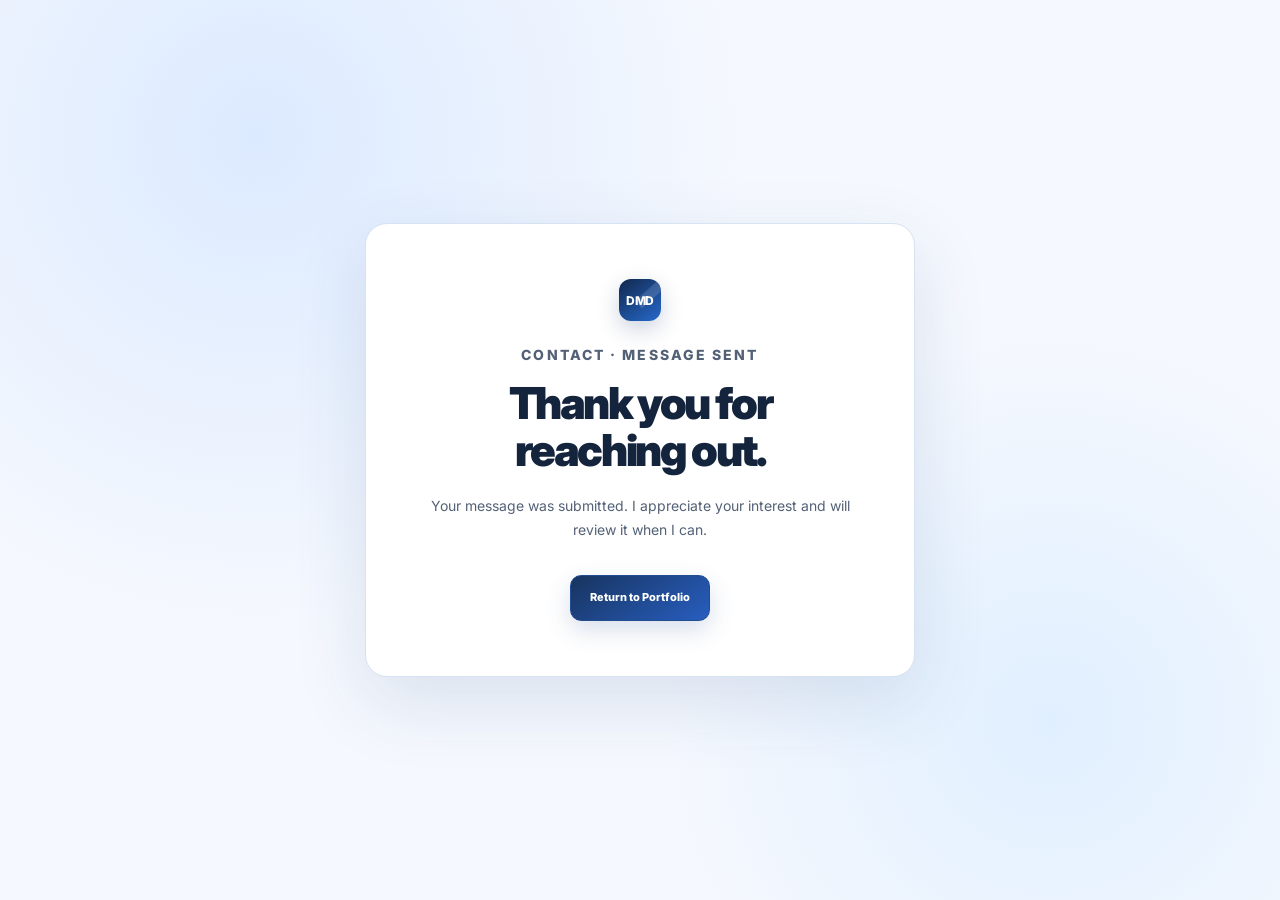
<file: daniel-desiderio-portfolio-premium/success.html>
<!DOCTYPE html>
<html lang="en">
<head>
  <meta charset="UTF-8"><meta name="viewport" content="width=device-width, initial-scale=1"><meta name="robots" content="noindex, nofollow"><meta name="theme-color" content="#1F3864">
  <title>Message Received | Daniel Desiderio</title>
  <link rel="icon" type="image/svg+xml" href="favicon.svg">
  <link rel="preconnect" href="https://fonts.googleapis.com"><link rel="preconnect" href="https://fonts.gstatic.com" crossorigin>
  <link href="https://fonts.googleapis.com/css2?family=Inter:wght@400;600;700;800&display=swap" rel="stylesheet">
  <link rel="stylesheet" href="css/styles.css"><link rel="stylesheet" href="css/premium.css">
  <style>body{min-height:100svh;display:grid;place-items:center;padding:25px;background:radial-gradient(circle at 20% 15%,#dceaff,transparent 38%),radial-gradient(circle at 82% 80%,#e0efff,transparent 30%),#f5f8fe}.success-card{width:100%;max-width:550px;background:#fff;border:1px solid #d6e3f2;padding:clamp(29px,5vw,55px);border-radius:22px;text-align:center;box-shadow:0 25px 75px rgba(22,62,115,.12)}.success-card h1{font-size:clamp(29px,5vw,44px);letter-spacing:-.055em}.success-card p{font-size:14px;color:#536176;line-height:1.75}.success-card .brand-icon{margin:0 auto 22px}.success-card .button{margin-top:18px}.success-card .section-kicker{justify-content:center}.success-card .section-kicker::before{display:none}</style>
</head>
<body>
  <main id="main-content" class="success-card"><span class="brand-icon" aria-hidden="true">DMD</span><p class="section-kicker">Contact · Message sent</p><h1>Thank you for reaching out.</h1><p>Your message was submitted. I appreciate your interest and will review it when I can.</p><a class="button button-primary" href="index.html#home">Return to Portfolio</a></main>
</body>
</html>
</file>
<file: daniel-desiderio-portfolio-premium/css/styles.css>
/* Daniel Matthew R. Desiderio — wireframe-based digital portfolio.
   Edit the root variables below to adjust the entire visual identity. */
:root {
  --navy: #1f3864;
  --blue: #2461ca;
  --ink: #111b2b;
  --subtle: #536176;
  --muted: #677184;
  --line: #cfd4dc;
  --line-strong: #aeb6c2;
  --paper: #f7f8fb;
  --white: #fff;
  --soft-blue: #e8edf7;
  --shadow: 0 10px 30px rgba(30, 49, 80, .035);
  --sidebar-width: 238px;
  --page-pad: clamp(26px, 4.25vw, 64px);
  --radius: 12px;
  --speed: 240ms;
  --font: 'Inter', system-ui, -apple-system, BlinkMacSystemFont, 'Segoe UI', sans-serif;
}
*, *::before, *::after { box-sizing: border-box; }
html { scroll-behavior: smooth; }
body { margin: 0; background: var(--paper); font-family: var(--font); color: var(--ink); font-size: 14px; line-height: 1.6; -webkit-font-smoothing: antialiased; }
body.nav-open, body.modal-open { overflow: hidden; }
img { max-width: 100%; height: auto; display: block; }
a { color: inherit; text-decoration: none; }
button, input, textarea { font: inherit; }
button { cursor: pointer; }
:focus-visible { outline: 3px solid #2e72e4; outline-offset: 3px; }
::selection { background: #d1e2ff; color: #152d55; }
.skip-link { position: fixed; left: 15px; top: -100px; z-index: 2000; background: var(--navy); color: #fff; padding: 10px 16px; border-radius: 7px; }
.skip-link:focus { top: 12px; }

/* Sidebar is the central desktop navigation, matching PDF pages 1–8. */
.sidebar { position: fixed; top: 0; bottom: 0; left: 0; z-index: 90; width: var(--sidebar-width); padding: 18px 15px 14px; display: flex; flex-direction: column; background: #fff; border-right: 1px solid var(--line); overflow-y: auto; scrollbar-width: thin; }
.side-brand { padding-bottom: 17px; border-bottom: 1px solid var(--line); }
.side-brand-link { display: flex; align-items: center; gap: 9px; }
.brand-icon { display: inline-grid; place-items: center; flex: 0 0 auto; width: 40px; height: 40px; border-radius: 10px; background: var(--navy); color: #fff; font-weight: 800; font-size: 12px; letter-spacing: -.5px; }
.brand-copy { min-width: 0; display: flex; flex-direction: column; line-height: 1.35; }
.brand-copy strong { font-size: 12px; letter-spacing: -.25px; white-space: nowrap; }
.brand-copy small { font-size: 10px; color: var(--subtle); }
.side-person { display: flex; align-items: center; text-align: center; flex-direction: column; padding: 16px 0 18px; border-bottom: 1px solid var(--line); gap: 4px; }
.side-person > img { width: 88px; height: 104px; object-fit: cover; border-radius: 16px; border: 1px solid #b4bcc8; background: #e7e9ee; margin-bottom: 7px; }
.side-person strong { font-size: 12px; line-height: 1.4; letter-spacing: -.25px; }
.side-person > span:not(.status-pill) { color: var(--subtle); font-size: 11px; }
.status-pill { border: 1px solid var(--line-strong); border-radius: 99px; font-size: 10px; color: var(--navy); font-weight: 700; padding: 4px 9px; margin-top: 4px; white-space: nowrap; }
.status-dot { display: inline-block; width: 6px; height: 6px; margin-right: 5px; border-radius: 50%; background: #308672; }
.side-navigation { padding-top: 18px; display: flex; flex-direction: column; gap: 3px; }
.side-nav-label, .micro-label, .overline, .section-kicker, .page-topline, .page-bottomline, .column-heading { letter-spacing: .075em; text-transform: uppercase; font-weight: 800; }
.side-nav-label { display: block; font-size: 10px; color: var(--muted); margin: 0 0 9px; }
.nav-link { min-height: 37px; display: flex; align-items: center; gap: 12px; border-left: 3px solid transparent; border-radius: 7px; padding: 7px 10px; font-size: 12px; font-weight: 700; transition: background-color var(--speed), color var(--speed); }
.nav-link > .nav-text { min-width: 0; }
.nav-icon { width: 18px; height: 18px; flex: 0 0 18px; stroke: currentColor; stroke-width: 1.8; stroke-linecap: round; stroke-linejoin: round; color: #58739b; }
.nav-link:hover { background: #f0f3f9; }
.nav-link.is-active { background: var(--soft-blue); color: var(--navy); border-left-color: var(--navy); }
.nav-link.is-active > .nav-icon { color: var(--navy); }
.sidebar-foot { margin-top: auto; padding-top: 23px; display: flex; flex-direction: column; gap: 7px; text-align: center; }
.sidebar-foot small { font-size: 9px; color: var(--muted); }
.mobile-header, .menu-toggle, .nav-backdrop { display: none; }

/* Shared content, repeating folio header / footer printed in the wireframe. */
.site-main { margin-left: var(--sidebar-width); min-width: 0; }
.folio-section { min-height: 100svh; display: flex; flex-direction: column; padding: 0 var(--page-pad); border-bottom: 1px solid #e4e7ee; scroll-margin-top: 0; }
.page-topline { display: flex; justify-content: space-between; align-items: center; gap: 16px; color: #616b7a; font-size: 10px; min-height: 82px; white-space: nowrap; }
.section-content { width: 100%; max-width: 1120px; margin: auto; padding: 35px 0 40px; }
.page-bottomline { display: flex; justify-content: space-between; gap: 12px; align-items: center; border-top: 1px solid var(--line); min-height: 57px; color: #667385; font-size: 10px; }
.page-bottomline a { display: inline-flex; gap: 10px; align-items: center; }
.page-bottomline a:hover { color: var(--navy); text-decoration: underline; }
.section-heading { margin-bottom: 27px; }
.section-kicker { margin: 0 0 12px; font-size: 11px; color: var(--navy); }
h1,h2,h3,h4,p,figure { margin-top: 0; }
h1,h2,h3,h4 { line-height: 1.2; }
h2 { font-size: clamp(32px, 3.8vw, 49px); letter-spacing: -.055em; margin-bottom: 11px; font-weight: 900; }
h3 { font-size: 16px; }
.section-heading > p:last-child:not(.section-kicker) { font-size: 14px; color: var(--subtle); max-width: 530px; }
.micro-label { display: block; font-size: 10px; color: #657083; }
.overline { display: block; color: var(--navy); font-size: 11px; margin-bottom: 12px; }
.button { min-height: 44px; display: inline-flex; align-items: center; justify-content: center; text-align: center; padding: 11px 17px; border: 1.5px solid transparent; border-radius: 8px; font-size: 12px; line-height: 1.3; font-weight: 800; transition: background-color var(--speed), transform var(--speed), border-color var(--speed); }
.button:not(:disabled):hover { transform: translateY(-2px); }
.button-primary { background: var(--navy); color: #fff; border-color: var(--navy); }
.button-primary:not(:disabled):hover { background: #2c4b80; }
.button-outline { background: #fff; color: var(--navy); border-color: var(--navy); }
.button-outline:not(:disabled):hover { background: #eaf0fa; }
.button-link { color: var(--navy); background: transparent; padding-inline: 8px; }
button:disabled { opacity: .63; cursor: not-allowed; }

/* 01 / HERO */
.hero-content { display: grid; grid-template-columns: minmax(0, 1.65fr) minmax(230px, .9fr); gap: clamp(30px, 4.4vw, 72px); align-items: center; }
.hero-left .section-kicker { margin-bottom: 19px; }
.intro-pill { display: inline-block; border: 1px solid var(--line-strong); border-radius: 99px; padding: 7px 15px; color: var(--ink); font-size: 11px; font-weight: 700; margin-bottom: 22px; background: var(--white); }
h1 { font-size: clamp(42px, 4.6vw, 70px); letter-spacing: -.06em; line-height: 1.09; font-weight: 900; margin-bottom: 20px; }
h1 em { font-style: normal; color: var(--navy); }
.mobile-headline, .mobile-hero-subtitle { display:none; }
.hero-intro { font-size: 14px; line-height: 1.8; color: var(--subtle); max-width: 480px; margin-bottom: 24px; }
.hero-actions { display: flex; gap: 10px; flex-wrap: wrap; }
.hero-right { display: flex; flex-direction: column; gap: 11px; }
.hero-image-wrap { overflow: hidden; aspect-ratio: .83; background: #e6e8ed; border: 1.5px solid #aeb6c2; border-radius: 24px; }
.hero-image-wrap img { width: 100%; height: 100%; object-fit: cover; }
.hero-info-panel, .fact-card { padding: 13px 15px; border: 1px solid var(--line-strong); background: white; border-radius: 10px; box-shadow: var(--shadow); }
.hero-info-panel strong, .fact-card strong, .fact-card a { display: block; color: var(--ink); font-size: 12px; line-height: 1.55; overflow-wrap: anywhere; }
.hero-info-panel strong { margin-top: 2px; }

/* 02 / ABOUT */
.about-grid { display: grid; grid-template-columns: 1.15fr .9fr; gap: 30px; }
.about-narrative { font-size: 13px; color: #414e61; line-height: 1.84; }
.about-narrative > p { margin-bottom: 15px; }
.goal-callout { padding: 15px 17px; background: white; border-radius: 0 10px 10px 0; border-left: 3px solid var(--navy); box-shadow: var(--shadow); margin-top: 18px; }
.goal-callout p { margin: 5px 0 0; color: var(--ink); font-weight: 600; line-height: 1.6; }
.about-facts { display: grid; gap: 11px; align-content: start; }
.about-lower { display: grid; grid-template-columns: repeat(3, minmax(0,1fr)); gap: 13px; margin-top: 26px; }
.info-card { padding: 20px 18px; border: 1px solid var(--line-strong); background: white; border-radius: 12px; box-shadow: var(--shadow); }
.info-card h3 { margin-bottom: 12px; font-size: 14px; letter-spacing: -.02em; }
.info-card p { color: var(--subtle); font-size: 12px; line-height: 1.7; margin-bottom: 0; }

/* 03 / EDUCATION */
.education-grid { display: grid; grid-template-columns: 1.25fr .9fr; align-items: center; gap: clamp(25px, 4.8vw, 75px); }
.education-timeline { margin: 0; padding: 0 0 0 29px; list-style: none; border-left: 2px solid #acb5c3; }
.education-item { position: relative; padding: 0 0 25px; }
.education-item:last-child { padding-bottom: 0; }
.education-item:before { content:''; position: absolute; left: -37px; top: 1px; width: 13px; height: 13px; border: 2px solid #8594a8; border-radius: 50%; background: white; }
.education-item:first-child:before { background: var(--navy); border-color: var(--navy); }
.timeline-date { display:block; margin-bottom: 4px; text-transform: uppercase; font-size: 10px; font-weight: 800; letter-spacing: .05em; color: var(--muted); }
.education-item h3 { font-size: 14px; margin-bottom: 4px; }
.education-item p { font-size: 12px; color: var(--subtle); margin: 0; }
.education-aside { display:grid; gap: 12px; }
.image-slot { background: #e5e7ed; border: 1px solid #b0b9c6; border-radius: 18px; color: #5d6877; display:flex; flex-direction: column; align-items:center; justify-content:center; text-align:center; padding: 25px; }
.school-slot { aspect-ratio: 1.45; }
.slot-icon { font-size: 34px; opacity: .7; }
.image-slot span:not(.slot-icon) { background: white; border-radius: 6px; padding: 5px 10px; font-size: 12px; font-weight: 700; }
.image-slot small { font-size: 10px; max-width: 200px; margin-top: 8px; }

/* 04 / SKILLS */
.skill-panels { display:grid; grid-template-columns:1fr 1fr; gap:18px; }
.skill-panel { min-width:0; padding:22px; border:1px solid var(--line-strong); border-radius:var(--radius); background:#fff; box-shadow:var(--shadow); }
.skill-panel-heading { display:flex; align-items:center; justify-content:space-between; gap:12px; margin-bottom:16px; }
.skill-panel-kicker { display:block; margin-bottom:4px; color:var(--subtle); font-size:9px; font-weight:800; letter-spacing:.14em; text-transform:uppercase; }
.skill-panel-heading h3 { margin:0; }
.skill-panel-mark { color:var(--line-strong); font-size:25px; line-height:1; font-weight:900; }
.skill-grid { display:grid; grid-template-columns:repeat(3,minmax(0,1fr)); gap:9px; }
.skill-tile { display:flex; min-width:0; min-height:100px; flex-direction:column; align-items:center; justify-content:center; gap:8px; padding:10px 6px; border:1px solid var(--line); border-radius:12px; background:#fff; text-align:center; }
.skill-icon { display:flex; width:42px; height:42px; flex:none; align-items:center; justify-content:center; border-radius:12px; }
.skill-icon svg { display:block; width:24px; height:24px; fill:none; stroke:currentColor; stroke-width:1.8; stroke-linecap:round; stroke-linejoin:round; }
.skill-label { max-width:100%; color:var(--ink); font-size:10px; line-height:1.3; font-weight:700; }
.tag-list { display: flex; flex-wrap: wrap; gap: 8px; }
.tag { display:inline-flex; align-items:center; min-height: 27px; border: 1px solid #bfc6d0; border-radius: 99px; padding: 4px 10px; background: #fff; font-size: 11px; line-height: 1.3; font-weight: 600; color: #2c374a; }
.help-text { font-size: 10px !important; color: var(--muted) !important; margin-top: 13px; line-height: 1.6 !important; }

/* 05 / PROJECTS */
.featured-project { display:grid; grid-template-columns: 1.02fr 1fr; gap: 24px; align-items:center; padding: 18px; border-radius: var(--radius); border: 1.5px solid var(--line-strong); background: #fff; box-shadow: var(--shadow); }
.project-visual { position: relative; overflow: hidden; background: #e9eef5; border-radius: 8px; align-self: stretch; min-height: 240px; }
.project-visual img { width: 100%; height: 100%; object-fit: contain; }
.project-visual > span { position: absolute; bottom: 10px; left: 10px; right: 10px; color:#465065; background: rgba(255,255,255,.92); font-size:9px; line-height:1.4; border-radius: 5px; padding: 5px 8px; text-align:center; }
.project-summary .overline { margin: 0 0 8px; }
.project-summary h3 { font-size: clamp(19px, 2vw, 26px); letter-spacing: -.04em; margin: 0 0 12px; }
.project-summary p, .secondary-project p { font-size: 12px; line-height: 1.72; color: var(--subtle); margin: 0 0 11px; }
.project-summary .tag-list { gap: 5px; }
.project-summary .tag { font-size: 10px; min-height:24px; }
.project-buttons { display: flex; flex-wrap: wrap; gap: 9px; margin-top: 17px; }
.project-buttons .button { min-height: 38px; padding: 9px 15px; }
.feature-line { margin: 17px 0; }
.feature-line .overline { margin-bottom: 7px; }
.feature-grid { display: grid; grid-template-columns: repeat(5, minmax(0,1fr)); gap: 10px; }
.feature-grid span { padding: 10px 7px; font-size: 11px; font-weight: 700; background: #fff; border: 1px solid var(--line); text-align:center; border-radius: 8px; }
.secondary-project { display:flex; justify-content:space-between; align-items:center; gap: 20px; padding: 17px 19px; border-radius: var(--radius); border: 1px solid var(--line-strong); background: #fff; }
.secondary-project h3 { font-size: 16px; margin: 0 0 8px; }
.secondary-project .overline { margin:0 0 6px; }
.secondary-project p { margin-bottom: 9px; }
.secondary-project img { width: 155px; height: 106px; object-fit: contain; border-radius:7px; background:#f4f6fa; flex-shrink:0; }
.project-grid { display:grid; grid-template-columns:repeat(2,minmax(0,1fr)); gap:18px; }
.project-card { min-width:0; display:flex; flex-direction:column; overflow:hidden; border:1px solid var(--line-strong); border-radius:var(--radius); background:#fff; }
.project-card-image { aspect-ratio:16 / 9; overflow:hidden; background:#edf3fc; }
.project-card-image img { display:block; width:100%; height:100%; object-fit:cover; }
.project-card-content { display:flex; flex:1; flex-direction:column; gap:10px; padding:21px; }
.project-card-meta { display:flex; align-items:center; justify-content:space-between; gap:10px; }
.project-card-meta .project-index { margin:0; }
.project-team { flex:none; padding:5px 8px; border:1px solid var(--line); border-radius:999px; font-size:9px; line-height:1; font-weight:700; color:var(--subtle); background:#f8faff; }
.project-card h3 { margin:0; font-size:clamp(17px,1.4vw,21px); letter-spacing:-.035em; line-height:1.25; }
.project-card p { margin:0; font-size:11px; line-height:1.65; color:var(--subtle); }
.project-highlights { display:flex; flex-wrap:wrap; gap:6px; margin-top:auto; padding-top:4px; }
.project-highlights span { padding:6px 8px; border:1px solid var(--line); border-radius:7px; color:#344b6b; background:#f8faff; font-size:9px; line-height:1.2; font-weight:700; }
.project-card .tag-list { gap:5px; }
.project-card .tag { min-height:23px; padding:4px 8px; font-size:9px; }

/* 06 / ACHIEVEMENTS */
.heading-with-note { display:flex; justify-content:space-between; align-items:center; gap:20px; }
.heading-with-note h2 { margin-bottom: 0; }
.interaction-hint { color:var(--subtle); border:1px dashed var(--line-strong); padding: 7px 10px; border-radius: 7px; font-size: 10px; margin:0; }
.gallery-toolbar { display:flex; justify-content:space-between; align-items:center; gap:10px; margin: -8px 0 10px; }
.gallery-toolbar .overline { margin:0; }
.gallery-buttons { display:flex; gap:6px; }
.gallery-buttons button { border:1px solid var(--line-strong); border-radius:7px; background:#fff; color:var(--navy); font-weight:800; width:33px; height:33px; }
.gallery-buttons button:hover { background:var(--soft-blue); }
.certificate-track { display:grid; grid-auto-flow:column; grid-auto-columns:calc((100% - 26px) / 3); gap:13px; overflow-x:auto; overscroll-behavior-inline:contain; scroll-snap-type:x mandatory; padding-bottom:9px; scrollbar-color: #bbc6d9 transparent; scrollbar-width: thin; }
.certificate-card { display:flex; flex-direction:column; gap:6px; scroll-snap-align:start; text-align:left; color:var(--ink); background:#fff; border:1px solid var(--line-strong); border-radius:12px; padding:10px; min-width:0; box-shadow: var(--shadow); }
.certificate-card:hover { border-color:var(--navy); }
.certificate-image { display:block; overflow:hidden; border:1px solid #c5cbd5; border-radius:8px; background:#e5e7ec; aspect-ratio:1.55; }
.certificate-image img { width:100%; height:100%; object-fit:cover; }
.certificate-card strong { display:block; font-size:11px; line-height:1.45; }
.certificate-card > span:last-child { color:var(--subtle); font-size:10px; }
.gallery-hint { font-size:10px; color:var(--muted); margin: 6px 0 19px; }
.achievement-grid { display:grid; grid-template-columns: 1.45fr 1fr; gap:14px; }
.expand-panel { min-width:0; border:1px solid var(--line-strong); background:white; border-radius:12px; padding: 16px; }
.expand-panel summary { list-style:none; display:flex; justify-content:space-between; align-items:center; gap:12px; cursor:pointer; font-size:13px; font-weight:800; }
.expand-panel summary::-webkit-details-marker { display:none; }
.expand-icon { color:var(--navy); font-size:21px; line-height:1; }
.expand-panel[open] .expand-icon { transform:rotate(45deg); }
.award-tags { margin-top: 16px; gap: 6px; }
.award-tags .tag { font-size: 10px; min-height:24px; padding:3px 7px; }
.honors-list { list-style: none; padding: 0; margin: 15px 0 0; }
.honors-list li { font-size:11px; color:var(--subtle); padding-bottom:11px; line-height:1.5; }
.honors-list li:last-child { padding-bottom:0; }
.honors-list strong { color:var(--ink); }

/* 07 / EXPERIENCE */
.experience-grid { display:grid; grid-template-columns: 1fr 1fr; gap: 23px; align-items:start; }
.column-heading { font-size: 11px; color:var(--subtle); margin-bottom:15px; }
.experience-card { background: #fff; border:1px solid var(--line-strong); border-left:3px solid var(--navy); border-radius:11px; padding:18px 17px; margin-bottom:12px; box-shadow: var(--shadow); }
.experience-card h4 { font-size:14px; margin:0 0 4px; }
.company { color:#32445d; font-size:11px; font-weight:700; margin:0 0 4px; }
.date { font-size:10px; color:var(--muted); margin:0 0 13px; }
.date small { display:block; font-size:9px; }
.experience-card ul { padding-left:16px; margin:0; }
.experience-card li { margin:0 0 8px; color:#495568; font-size:11px; line-height:1.55; }
.experience-card li:last-child { margin:0; }
.seminar-panel { border:1px solid var(--line-strong); border-radius:12px; padding:13px 17px; background:white; }
.seminar-list { list-style:none; margin:0; padding:0; }
.seminar-list li { display:grid; grid-template-columns:85px minmax(0,1fr); gap:10px; padding:6px 0; border-bottom:1px solid #ecedf1; }
.seminar-list li:last-child { border:0; }
.seminar-list time { font-weight:700; color:var(--subtle); font-size:10px; }
.seminar-list strong { display:block; font-weight:600; font-size:10.5px; line-height:1.45; }
.seminar-list small { display:block; color:var(--muted); font-size:9px; line-height:1.5; margin-top:2px; }
.leadership-note { font-size: 10px; color:var(--muted); margin: 11px 0 0; }

/* 08 / CONTACT */
.contact-grid { display:grid; grid-template-columns: .9fr 1fr; gap: clamp(18px, 3vw, 38px); align-items:start; }
.contact-left { display:flex; flex-direction:column; gap:12px; }
.contact-left .fact-card { padding:17px; }
.contact-left .fact-card a:hover { color: var(--blue); text-decoration: underline; }
.document-actions { display:flex; gap:9px; flex-wrap:wrap; margin-top:5px; }
.document-actions .button { font-size:11px; }
.contact-form-card { background:#fff; border:1px solid var(--line-strong); border-radius:13px; padding:20px; }
.form-row { display:grid; grid-template-columns:1fr 1fr; gap:12px; }
.field { display:flex; flex-direction:column; margin-bottom:13px; min-width:0; }
.field label { font-size:11px; font-weight:700; margin-bottom:6px; }
.field input, .field textarea { display:block; width:100%; min-width:0; border:1px solid #a9b3c2; border-radius:7px; padding:11px 12px; font-size:12px; color:var(--ink); background:#fff; }
.field input::placeholder, .field textarea::placeholder { color:#626f81; opacity:1; }
.field textarea { resize:vertical; min-height:110px; }
.field input:focus, .field textarea:focus { border-color:var(--navy); }
.form-note { font-size:10px; color:var(--muted); margin:13px 0 0; overflow-wrap:anywhere; }
.form-note a { text-decoration:underline; text-underline-offset:2px; }
.honeypot { position:absolute; left:-10000px; width:1px; height:1px; overflow:hidden; }
.site-footer { background:#f2f4f8; padding:18px var(--page-pad); color:var(--subtle); font-size:10px; text-align:center; }
.site-footer p { margin:2px 0; }
.floating-top { position:fixed; z-index:30; right:20px; bottom:20px; width:43px; height:43px; border:none; border-radius:11px; background:var(--navy); color:#fff; font-size:23px; box-shadow:0 8px 22px rgba(23,43,80,.21); opacity:0; pointer-events:none; transform:translateY(10px); transition:opacity var(--speed), transform var(--speed); }
.floating-top.is-visible { opacity:1; pointer-events:auto; transform:none; }

/* Native dialog provides focus containment and Escape behavior, with JS return focus. */
.certificate-dialog { position:fixed; width:min(94vw,920px); max-height:92vh; padding:0; border:0; border-radius:14px; background:#fff; color:var(--ink); box-shadow:0 24px 80px rgba(0,0,0,.25); }
.certificate-dialog::backdrop { background:rgba(12,24,43,.73); }
.dialog-content { padding:18px; }
.dialog-header { display:flex; align-items:start; justify-content:space-between; gap:14px; }
.dialog-header h2 { font-size:clamp(18px, 2.4vw,26px); letter-spacing:-.035em; margin:3px 0 8px; }
.dialog-close { flex:0 0 auto; font-size:27px; line-height:1; background:#edf1f6; border:0; border-radius:8px; width:37px; height:37px; }
.certificate-dialog p { color:var(--subtle); font-size:11px; }
.certificate-dialog img { max-width:100%; max-height:min(65vh,670px); width:auto; object-fit:contain; margin:auto; border-radius:8px; border:1px solid var(--line); }

/* Subtle, optional reveal. Never hide content unless JS confirms observer support. */
@media (prefers-reduced-motion: no-preference) {
  .motion-ready .reveal { opacity:0; transform: translateY(12px); transition: opacity 500ms ease, transform 500ms ease; }
  .motion-ready .reveal.is-visible { opacity:1; transform:none; }
}

/* Laptop / narrow desktop */
@media (max-width:1150px) {
  :root { --sidebar-width:216px; --page-pad:clamp(23px,3.3vw,43px); }
  h1 { font-size:clamp(40px,4.6vw,58px); }
  .hero-content { gap:28px; }
  .project-summary h3 { font-size:20px; }
  .project-summary p { font-size:11px; }
  .certificate-track { grid-auto-columns:calc((100% - 22px) / 3); gap:11px; }
  .feature-grid span { font-size:10px; }
}

/* Tablet/mobile: switch sidebar to accessible off-canvas navigation. */
@media (max-width:900px) {
  :root { --page-pad:clamp(20px,5vw,46px); }
  .mobile-header { position:sticky; top:0; z-index:95; min-height:63px; display:flex; align-items:center; justify-content:space-between; padding:9px 22px; gap:15px; background:rgba(255,255,255,.97); border-bottom:1px solid var(--line); backdrop-filter:blur(10px); }
  .mobile-brand { display:flex; align-items:center; gap:9px; font-size:13px; font-weight:800; }
  .mobile-brand .brand-icon { width:37px; height:37px; border-radius:9px; }
  .menu-toggle { display:flex; align-items:center; justify-content:center; flex-direction:column; width:42px; height:42px; border:1px solid var(--line); border-radius:9px; background:#fff; gap:5px; }
  .menu-toggle span { display:block; width:19px; height:2px; border-radius:2px; background:var(--navy); }
  .sidebar { width:min(320px,85vw); transform:translateX(-104%); transition:transform var(--speed) ease, visibility var(--speed); visibility:hidden; z-index:110; box-shadow:10px 0 35px rgba(14,29,55,.10); }
  .sidebar.is-open { transform:translateX(0); visibility:visible; }
  .nav-backdrop { position:fixed; inset:0; z-index:100; display:block; background:rgba(15,26,48,.52); border:0; opacity:0; pointer-events:none; }
  .nav-backdrop.is-open { opacity:1; pointer-events:auto; }
  .site-main { margin-left:0; }
  .folio-section { scroll-margin-top:64px; }
  .section-content { padding:55px 0; }
  .page-topline { min-height:64px; }
  h1 { font-size:clamp(43px,5.8vw,70px); }
  .hero-content { grid-template-columns:minmax(0,1.15fr) minmax(0,.85fr); }
  .project-grid { gap:14px; }
  .page-bottomline { min-height:58px; }
  .certificate-track { grid-auto-columns:calc((100% - 26px) / 3); gap:13px; }
  .experience-grid { gap:20px; }
}

@media (max-width:700px) {
  .page-topline { min-height:53px; font-size:8px; }
  .section-content { padding:31px 0 42px; }
  .folio-section { min-height:auto; }
  .section-hero { min-height:calc(100svh - 63px); }
  .hero-content { grid-template-columns:1fr; gap:26px; }
  .hero-left { text-align:center; }
  .hero-left .section-kicker { display:none; }
  .hero-right { order:-1; }
  .hero-right::before { content:'01 · Cover Page'; display:block; text-transform:uppercase; letter-spacing:.08em; font-weight:800; color:var(--navy); font-size:10px; }
  .hero-right .hero-info-panel { display:none; }
  .hero-left .desktop-headline { display:none; }
  .hero-left .mobile-headline { display:inline; }
  .mobile-hero-subtitle { display:block; font-size:12px; font-weight:700; color:var(--subtle); margin:-3px 0 17px; }
  .hero-image-wrap { width:min(142px,38vw); aspect-ratio:1; border-radius:50%; }

  .intro-pill { margin-bottom:14px; }
  h1 { font-size:clamp(38px,8vw,60px); margin-bottom:16px; }
  .hero-intro { margin-inline:auto; font-size:12px; }
  .hero-actions { flex-direction:column; max-width:440px; margin:auto; }
  .hero-actions .button { width:100%; }
  .hero-right { align-items:center; }
  .hero-image-wrap { width:min(225px, 62vw); border-radius:18px; }
  .hero-info-panel { width:min(100%,460px); }
  .about-grid,.education-grid,.contact-grid,.experience-grid { grid-template-columns:1fr; }
  .about-lower { grid-template-columns:1fr; }
  .about-narrative { font-size:12px; }
  .education-aside { max-width:490px; }
  .skill-panels { grid-template-columns:1fr; gap:13px; }
  .skill-panel { padding:18px; }
  .project-grid { grid-template-columns:1fr; gap:14px; }
  .project-card-content { padding:18px; }
  .featured-project { grid-template-columns:1fr; }
  .project-visual { min-height:0; aspect-ratio:1.55; }
  .project-summary p { font-size:12px; }
  .feature-grid { grid-template-columns:repeat(2,minmax(0,1fr)); }
  .secondary-project img { width:92px; }
  .heading-with-note { align-items:start; }
  .interaction-hint { max-width:145px; }
  .certificate-track { grid-auto-columns:minmax(190px,60%); }
  .achievement-grid { grid-template-columns:1fr; }
  .contact-left { gap:11px; }
  .form-row { grid-template-columns:1fr; gap:0; }
}

@media (max-width:400px) {
  :root { --page-pad:19px; }
  .mobile-header { padding-inline:14px; }
  .mobile-brand { font-size:12px; }
  .page-topline { gap:8px; }
  .page-topline span:last-child { font-size:7px; letter-spacing:0; white-space:normal; text-align:right; max-width:135px; }
  .section-heading { margin-bottom:20px; }
  h2 { font-size:34px; }
  h1 { font-size:clamp(36px, 10vw,42px); }
  .skill-panels { grid-template-columns:1fr; gap:13px; }
  .skill-panel { padding:17px; }
  .skill-grid { gap:7px; }
  .skill-tile { min-height:91px; }
  .certificate-track { grid-auto-columns:78%; }
  .heading-with-note { display:block; }
  .interaction-hint { max-width:none; display:inline-block; margin-top:7px; }
  .secondary-project img { display:none; }
  .seminar-list li { grid-template-columns:75px minmax(0,1fr); }
  .document-actions { flex-direction:column; }
  .document-actions .button { width:100%; }
}

/* Print-to-PDF backup: readable A4 multi-page document with real content. */
@page { size: A4; margin: 13mm; }
@media print {
  :root { --paper:#fff; --page-pad:0; }
  *, *::before, *::after { box-shadow:none !important; transition:none !important; animation:none !important; }
  html { scroll-behavior:auto; }
  body { background:white; color:#111; font-size:11px; print-color-adjust:exact; -webkit-print-color-adjust:exact; }
  .sidebar, .mobile-header, .nav-backdrop, .floating-top, .gallery-buttons, .interaction-hint, .gallery-hint, .page-bottomline, .project-buttons, .contact-form-card, .site-footer { display:none !important; }
  .site-main { margin:0; }
  .folio-section { display:block; min-height:0; padding:0; border:0; scroll-margin:0; break-before:page; }
  .folio-section:first-child { break-before:auto; }
  .page-topline { min-height:24px; font-size:8px; }
  .section-content { max-width:none; margin:0; padding:12px 0; }
  .reveal { opacity:1 !important; transform:none !important; }
  h1 { font-size:39px; }
  h2 { font-size:30px; }
  .hero-content { grid-template-columns:1.4fr .8fr; }
  .hero-image-wrap { max-height:97mm; }
  .featured-project { gap:15px; }
  .project-visual { min-height:180px; }
  .project-summary p { font-size:10px; }
  .experience-grid { gap:12px; }
  .experience-card li { font-size:9px; }
  .seminar-list li { padding:4px 0; }
  .certificate-track { display:grid; overflow:visible; grid-auto-flow:row; grid-template-columns:repeat(3,minmax(0,1fr)); gap:9px; }
  .certificate-card { break-inside:avoid; }
  .certificate-image { aspect-ratio:2; }
  .achievement-grid { margin-top:12px; }
  .expand-panel { break-inside:avoid; }
  .expand-panel:not([open]) > :not(summary) { display:block; }
  .info-card,.education-item,.experience-card,.secondary-project,.skill-panel,.skill-tile { break-inside:avoid; }
  .site-main a { text-decoration:none; }
  .contact-left { max-width:150mm; }
}
@media (prefers-reduced-motion:reduce) {
  *, *::before, *::after { animation-duration:.01ms !important; animation-iteration-count:1 !important; transition-duration:.01ms !important; scroll-behavior:auto !important; }
}
</file>
<file: daniel-desiderio-portfolio-premium/css/premium.css>
/*
  PREMIUM VISUAL SYSTEM — Daniel Matthew R. Desiderio
  Built as an extension of the original wireframe, not a new framework.
  Personalize colors here; replace actual work and photographs in index.html.
  Motion is decorative only and disabled for reduced-motion/print users.
*/
:root {
  --navy: #18335e;
  --blue: #2163cf;
  --ink: #14243d;
  --subtle: #4f6079;
  --muted: #66758d;
  --line: #dfe6f0;
  --line-strong: #bdc9d9;
  --paper: #f6f8fc;
  --soft-blue: #e8f0ff;
  --radius: 18px;
  --shadow: 0 14px 42px rgba(25, 51, 95, .065);
  --sidebar-width: 248px;
  --page-pad: clamp(26px, 4.3vw, 66px);
  --ease: cubic-bezier(.2,.7,.2,1);
}
body { background: var(--paper); }
.reading-progress { height: 4px; position:fixed; inset:0 0 auto; z-index:220; pointer-events:none; background:transparent; }
.reading-progress span { display:block; width:0; height:100%; background:linear-gradient(90deg,#1f4f96,#2c82ef,#77d5ff); box-shadow:0 0 12px rgba(44,130,239,.4); }
.sidebar { padding: 20px 17px 18px; border-right:1px solid #e6ecf6; background:linear-gradient(180deg, #ffffff 0%, #fbfcff 68%, #f4f8ff 100%); }
.side-brand { padding: 0 0 20px; border-bottom-color:#e6ebf4; }
.side-brand-row { display:flex; align-items:center; gap:9px; }
.sidebar-collapse-toggle { border:0; cursor:pointer; }
.brand-icon { border-radius:12px; height:42px; width:42px; font-size:12px; background:linear-gradient(143deg,#11284d,#2669cc); box-shadow:0 8px 22px rgba(23,56,112,.22); position:relative; overflow:hidden; }
.brand-icon::after { content:''; position:absolute; width:50px; height:10px; background:rgba(255,255,255,.14); transform:rotate(-42deg); top:4px; right:-21px; }
.brand-copy strong { font-size:12px; }
.side-person { position:relative; margin:18px 0 0; padding:19px 7px 24px; border:1px solid #e4ebf5; border-radius:16px; background:linear-gradient(140deg,#f4f7fd,#fff); overflow:hidden; gap:5px; }
.side-person::before { content:''; position:absolute; inset:0 0 auto; height:62px; background:radial-gradient(circle at 15% 30%,rgba(54,128,229,.18),transparent 54%),repeating-linear-gradient(90deg,transparent 0 19px,rgba(44,98,181,.045) 20px 21px); }
.sidebar-orbit { display:none; }
.side-person > img { z-index:1; width:86px; height:99px; border-radius:15px; border:3px solid white; box-shadow:0 10px 20px rgba(30,57,100,.13); margin:0 0 10px; }
.side-person { height:250px; min-height:250px; flex:0 0 250px; justify-content:flex-end; padding:95px 8px 22px; }
.side-person > img { position:absolute; inset:0; z-index:0; width:100%; height:100%; object-fit:cover; object-position:center 42%; border:0; border-radius:inherit; opacity:.32; margin:0; }
.side-person::after { content:''; position:absolute; inset:0; background:linear-gradient(180deg,rgba(255,255,255,.12) 0%,rgba(255,255,255,.48) 53%,rgba(255,255,255,.86) 100%); z-index:0; pointer-events:none; }
.side-person strong, .side-person span { position:relative; z-index:1; }
.side-person strong { font-size:11px; }
.status-pill { border-color:#c7dcd7; background:#eaf8f1; color:#246650; padding:5px 11px; }
.status-dot { background:#239b69; box-shadow:0 0 0 3px rgba(47,165,106,.12); }
.side-navigation { gap:4px; padding-top:21px; }
.side-nav-label { font-size:9px; letter-spacing:.16em; margin:0 0 11px 9px; color:#77859a; }
.nav-link { position:relative; min-height:42px; border-left:0; border-radius:10px; padding:9px 12px; gap:9px; font-size:12px; transition: background .25s ease, transform .25s ease, color .25s ease, box-shadow .25s ease; }
.nav-link::after { content:'↗'; color:#2c67b5; margin-left:auto; opacity:0; transform:translate(-3px,3px); transition:opacity .25s,transform .25s; }
.nav-link:hover { background:#ecf3ff; transform:translateX(3px); }
.nav-link:hover::after, .nav-link.is-active::after { opacity:1; transform:translate(0); }
.nav-link.is-active { background:linear-gradient(100deg,#e9f1ff,#f4f8ff); box-shadow:inset 3px 0 #2264c9; color:#173c77; }
.nav-link:hover > .nav-icon, .nav-link.is-active > .nav-icon { color:#2264c9; }
.sidebar-foot { padding-top:20px; gap:9px; }
.sidebar-quote { margin:auto 4px 8px; padding:12px 10px; border-left:2px solid #8bb5eb; color:#556b8b; font-size:10px; line-height:1.6; font-style:italic; }
.sidebar-quote-icon { display:grid; place-items:center; width:28px; height:28px; margin:0 auto 4px; border-radius:8px; background:#e9efff; color:#305ad2; }
.sidebar-quote-icon svg { width:19px; height:19px; }
.side-download { display:flex; align-items:center; justify-content:center; gap:8px; }
.download-icon { font-size:17px; line-height:1; }
.sidebar-foot-label { font-size:9px; color:#51627d; text-transform:uppercase; letter-spacing:.08em; display:flex; align-items:center; justify-content:center; gap:7px; }
.sidebar-foot-label span { width:6px; height:6px; background:#227ccc; border-radius:50%; }
.side-download { border-radius:11px; width:100%; }
@media (min-width:901px) {
 .sidebar { overflow-x:hidden; transition:width .4s var(--ease),padding-inline .4s var(--ease); }
 .site-main { transition:margin-left .4s var(--ease); }
 .side-brand-link { min-width:0; max-width:190px; overflow:hidden; transition:max-width .4s var(--ease),opacity .2s ease; }
 .side-nav-label { max-height:30px; overflow:hidden; transition:max-height .3s var(--ease),margin .3s var(--ease),opacity .2s ease; }
 .nav-link { transition:background .25s ease,transform .25s ease,color .25s ease,box-shadow .25s ease,gap .4s var(--ease),padding .4s var(--ease); }
 .nav-link > .nav-text { display:inline-block; max-width:155px; overflow:hidden; white-space:nowrap; transition:max-width .4s var(--ease),opacity .22s ease,transform .4s var(--ease); }
 .nav-icon { transition:width .4s var(--ease),flex-basis .4s var(--ease),transform .4s var(--ease),color .25s ease; }
 .sidebar-quote { transition:padding .4s var(--ease),margin .4s var(--ease); }
 .sidebar-quote-icon { transition:width .4s var(--ease),height .4s var(--ease),margin .4s var(--ease); }
 .sidebar-quote-text { display:block; max-height:50px; overflow:hidden; transition:max-height .3s var(--ease),opacity .2s ease; }
 .side-download { transition:gap .4s var(--ease),padding .4s var(--ease),background .24s,box-shadow .24s; }
 .download-label { max-width:180px; overflow:hidden; white-space:nowrap; transition:max-width .4s var(--ease),opacity .2s ease; }
 .sidebar-foot small { display:block; max-height:22px; overflow:hidden; transition:max-height .3s var(--ease),opacity .2s ease; }
 body.sidebar-collapsed { --sidebar-width:76px; }
 body.sidebar-collapsed .sidebar { padding-inline:10px; }
 body.sidebar-collapsed .side-brand { padding-bottom:16px; }
 body.sidebar-collapsed .side-brand-row { justify-content:center; }
 body.sidebar-collapsed .side-brand-link { max-width:0; opacity:0; visibility:hidden; pointer-events:none; }
 body.sidebar-collapsed .side-nav-label { max-height:0; margin:0; opacity:0; }
 body.sidebar-collapsed .sidebar-quote-text, body.sidebar-collapsed .sidebar-foot small { max-height:0; opacity:0; }
 body.sidebar-collapsed .download-label { max-width:0; opacity:0; }
 body.sidebar-collapsed .sidebar-quote { display:grid; place-items:center; padding:8px 0; margin:0; border-left:0; }
 body.sidebar-collapsed .sidebar-quote-icon { width:34px; height:34px; margin:0; }
 body.sidebar-collapsed .side-download { width:100%; min-width:0; gap:0; padding:10px 0; }
 body.sidebar-collapsed .nav-link { gap:0; padding-inline:17px; }
 body.sidebar-collapsed .nav-link > .nav-text { max-width:0; opacity:0; transform:translateX(-8px); }
 body.sidebar-collapsed .nav-icon { width:21px; height:21px; flex-basis:21px; transform:scale(1.06); }
 body.sidebar-collapsed .nav-link::after { display:none; }
 body.sidebar-collapsed .sidebar-foot { margin-top:auto; }
 .side-navigation { flex:1; justify-content:flex-start; gap:12px; }
}

/* Decorative chapter numbers, fine grids and varied section atmospheres. */
.folio-section { position:relative; isolation:isolate; overflow:hidden; border-bottom:1px solid #e4ebf5; background:radial-gradient(ellipse at 88% 12%,rgba(91,151,230,.1),transparent 36%),radial-gradient(ellipse at 8% 88%,rgba(166,200,247,.08),transparent 42%),#f7faff; }
.folio-section::before { content:''; pointer-events:none; position:absolute; inset:0; z-index:-1; opacity:.35; background-image:radial-gradient(circle,#9cbde9 .8px,transparent 1px),linear-gradient(90deg,rgba(87,137,205,.1) 1px,transparent 1px),linear-gradient(rgba(87,137,205,.1) 1px,transparent 1px); background-size:26px 26px,104px 104px,104px 104px; mask-image:linear-gradient(115deg,transparent 24%,#000 100%); }
.folio-section::after { content:attr(data-chapter); position:absolute; z-index:-1; pointer-events:none; top:85px; right:clamp(12px,3vw,48px); font-size:clamp(150px,20vw,360px); letter-spacing:-.13em; font-weight:900; line-height:1; color:rgba(34,87,157,.034); }
.folio-section:nth-of-type(2n) { background:radial-gradient(ellipse at 90% 15%,rgba(95,158,235,.075),transparent 37%),linear-gradient(160deg,#fff 35%,#f9fbff 100%); }
.folio-section#skills { background:radial-gradient(ellipse at 87% 9%,rgba(93,151,231,.13),transparent 38%),linear-gradient(145deg,#f0f5ff 0%,#fafcff 58%,#f2f7ff 100%); }
.folio-section#projects { background:radial-gradient(ellipse at 13% 85%,rgba(136,181,241,.11),transparent 37%),linear-gradient(145deg,#fbfcff,#f2f7ff); }
.folio-section#achievements { background:radial-gradient(ellipse at 88% 18%,rgba(129,177,237,.09),transparent 37%),#fff; }
.folio-section#contact { background:radial-gradient(ellipse at 88% 12%,rgba(91,150,229,.14),transparent 40%),linear-gradient(165deg,#f7faff,#edf4ff); }
.page-topline { max-width:1220px; width:100%; margin:0 auto; font-size:9px; letter-spacing:.17em; color:#687a96; min-height:82px; border-bottom:1px solid rgba(180,195,218,.38); }
.page-topline span:first-child::before { content:''; display:inline-block; vertical-align:middle; height:6px; width:6px; background:#2d71c9; margin-right:10px; border-radius:50%; }
.section-content { max-width:1220px; padding:60px 0 70px; }
.page-bottomline { max-width:1220px; width:100%; margin:0 auto; border-top-color:#dce5f0; min-height:70px; font-size:9px; letter-spacing:.14em; }
.page-bottomline a span { font-size:17px; transition:transform .25s var(--ease); }
.page-bottomline a:hover span { transform:translateY(4px); }
.section-heading { max-width:900px; margin-bottom:34px; }
.section-heading h2 { max-width:880px; font-size:clamp(34px,4.3vw,61px); font-weight:900; letter-spacing:-.06em; line-height:1.09; text-wrap:balance; }
.section-heading > p:last-child:not(.section-kicker), .heading-with-note > div > p:last-child { color:#566982; line-height:1.75; max-width:660px; font-size:13px; }
.section-kicker { font-size:10px; color:#2863b7; letter-spacing:.15em; display:flex; align-items:center; gap:11px; }
.section-kicker::before { content:''; display:inline-block; height:2px; width:27px; background:linear-gradient(90deg,#2065bc,#7abbff); border-radius:9px; flex:0 0 auto; }
.micro-label { letter-spacing:.12em; font-size:9px; }
.button { min-height:46px; padding:12px 19px; border-radius:11px; font-size:11px; transition: transform .24s var(--ease), background .24s, box-shadow .24s, color .24s, border-color .24s; }
.button-primary { background:linear-gradient(145deg,#17345f,#285ec0); border-color:#234d91; box-shadow:0 9px 24px rgba(33,76,144,.18); }
.button-primary:not(:disabled):hover { box-shadow:0 14px 30px rgba(33,76,144,.28); background:linear-gradient(145deg,#234b82,#3379df); }
.button-outline { border-color:#b4c4dc; box-shadow:0 3px 10px rgba(24,55,107,.035); }
.button-outline:not(:disabled):hover { background:#eef5ff; border-color:#2b65c3; }
.button-link { font-weight:800; }
.info-card,.fact-card,.hero-info-panel,.experience-card,.contact-form-card,.seminar-panel,.secondary-project,.expand-panel,.certificate-card { border-color:#dbe4f0; box-shadow:var(--shadow); }
.info-card,.experience-card,.contact-form-card,.secondary-project,.seminar-panel,.expand-panel { border-radius:17px; }
.info-card,.fact-card,.hero-info-panel,.certificate-card,.secondary-project,.experience-card { transition:transform .32s var(--ease),box-shadow .32s var(--ease),border-color .32s var(--ease),background .32s var(--ease); }
.info-card:hover,.fact-card:hover,.secondary-project:hover,.experience-card:hover { transform:translateY(-4px); border-color:#a9c6ed; box-shadow:0 18px 43px rgba(29,67,125,.11); }

/* COVER: visual narrative is about technology without pretending to be a project screenshot. */
.section-hero { background:radial-gradient(ellipse at 82% 22%,rgba(92,153,235,.21),transparent 40%),radial-gradient(ellipse at 11% 82%,rgba(157,194,248,.13),transparent 41%),linear-gradient(125deg,#fbfcff 0%,#f4f8ff 50%,#eef5ff 100%); }
.section-hero::before { opacity:.78; mask-image:linear-gradient(90deg,transparent 12%,#000 100%); }
.section-hero::after { color:rgba(41,101,173,.03); }
.hero-content { position:relative; grid-template-columns:minmax(0,1.38fr) minmax(275px,.95fr); gap:clamp(28px,4.5vw,75px); }
.hero-glow { pointer-events:none; position:absolute; width:290px; height:290px; border-radius:50%; border:1px solid rgba(76,125,198,.12); top:-55px; right:-76px; box-shadow:0 0 0 40px rgba(68,124,201,.022),0 0 0 86px rgba(68,124,201,.019); }
.hero-left { position:relative; z-index:2; }
.hero-left .section-kicker { margin-bottom:18px; }
.intro-pill { border:1px solid #b8cae3; background:rgba(255,255,255,.86); box-shadow:0 8px 20px rgba(27,63,120,.05); padding:8px 15px; font-size:11px; display:inline-flex; align-items:center; gap:10px; }
.intro-spark { position:relative; width:7px; height:7px; border-radius:50%; background:#32976e; box-shadow:0 0 0 5px #e6f6ee; }
h1 { font-size:clamp(43px,4.85vw,77px); letter-spacing:-.07em; line-height:1.065; }
h1 em { color:#2b65c0; position:relative; }
h1 em::after { content:''; position:absolute; bottom:0; left:0; width:100%; height:9px; background:rgba(67,140,242,.12); z-index:-1; transform:rotate(-1deg); }
.hero-intro { max-width:520px; font-size:14px; line-height:1.82; }
.hero-code { background:#132641; border-radius:14px; box-shadow:0 22px 48px rgba(16,44,84,.16); border:1px solid #2d4264; overflow:hidden; max-width:530px; margin:3px 0 25px; color:#deebff; }
.code-top { display:flex; gap:14px; align-items:center; padding:8px 14px; background:#1b3455; border-bottom:1px solid #344d70; color:#a5b8d2; font-size:9px; letter-spacing:.1em; }
.code-top > span:last-child { margin-left:auto; color:#9ebdff; }
.code-dots { display:flex; gap:4px; }.code-dots i { height:7px;width:7px;border-radius:100%;background:#ff7d8a;display:block; }.code-dots i:nth-child(2){background:#f5c969}.code-dots i:nth-child(3){background:#68d8ad}
.code-lines { padding:12px 13px 13px; font: 11px/1.95 ui-monospace,SFMono-Regular,Consolas,Monaco,monospace; white-space:nowrap; overflow:auto; }
.code-lines > div { display:flex; gap:17px; align-items:baseline; }
.line-index { color:#8297b4; min-width:17px; user-select:none; }
.code-lines b { color:#8bbdff; font-weight:600; }.code-lines em { color:#ffe2a6; font-style:normal; }.code-lines strong { font-weight:500;color:#82e4c1; }.code-comment { color:#91a9c6; }
.code-cursor { display:inline-block; width:6px; height:13px; margin-left:8px; vertical-align:middle; background:#74b4ed; animation:cursor-blink 1.1s steps(1) infinite; }
@keyframes cursor-blink {50%{opacity:0}}
.hero-right { position:relative; isolation:isolate; gap:12px; }
.hero-image-wrap { position:relative; display:block; width:100%; aspect-ratio:.83; padding:0; color:inherit; cursor:pointer; border:0; overflow:visible; background:transparent; box-shadow:none; }
.photo-card { position:absolute; display:block; inset:0 5%; border:6px solid white; border-radius:28px; overflow:hidden; background:#e7effb; box-shadow:0 24px 54px rgba(20,52,104,.19); transition:transform .6s ease,opacity .6s ease; }
.photo-card img { width:100%; height:100%; object-fit:cover; }
.photo-card-back { transform:translate(8%, -5%) rotate(8deg) scale(.9); opacity:.58; }
.photo-card-middle { transform:translate(4%, -2%) rotate(4deg) scale(.95); opacity:.82; }
.photo-card-front { inset:0 10%; z-index:2; }
.hero-image-wrap.is-advancing .photo-card-front { animation:profile-card-advance .38s ease; }
@keyframes profile-card-advance { 50% { transform:translate(3%,-2%) rotate(3deg) scale(.96); opacity:.72; } }
.hero-image-wrap { transition:transform .35s ease,box-shadow .35s ease; }
.hero-image-wrap:hover .photo-card-front { transform:translateY(-5px) rotate(-.35deg); box-shadow:0 30px 62px rgba(20,52,104,.24); }
.hero-image-wrap img { transition:opacity .16s ease,transform .45s ease; }
.hero-image-wrap:hover img { transform:scale(1.025); }
.hero-image-wrap img.is-changing { opacity:.28; }
.hero-image-wrap:focus-visible,.profile-slideshow-controls button:focus-visible { outline:3px solid #2467c5; outline-offset:4px; }
.hero-image-wrap::before { content:''; z-index:2; position:absolute; inset:0; background:linear-gradient(155deg,rgba(56,121,205,.08),transparent 48%); pointer-events:none; }
.profile-slideshow-controls { display:flex; align-items:center; justify-content:space-between; gap:12px; color:#566a86; font-size:10px; }
.profile-slideshow-controls button { border:1px solid #cbd9ec; border-radius:999px; padding:6px 12px; color:#183b68; background:#fff; font:inherit; font-weight:700; cursor:pointer; }
.profile-slideshow-controls button:hover { background:#edf4ff; }
.photo-corner { position:absolute; z-index:3; pointer-events:none; width:32px;height:32px;border-color:#2d71c9; }
.photo-corner-a { left:12px; top:12px; border-left:2px solid;border-top:2px solid; }
.photo-corner-b { right:12px; bottom:12px; border-right:2px solid;border-bottom:2px solid; }
.tech-float-layer {position:absolute;inset:0;z-index:5;pointer-events:none;}
.tech-float {position:absolute;display:grid;place-items:center;width:52px;height:52px;border:1px solid rgba(109,151,210,.42);border-radius:15px;background:rgba(255,255,255,.94);color:#2867bd;box-shadow:0 12px 28px rgba(21,61,114,.16);}
.tech-float svg {display:block;width:25px;height:25px;}
.tech-float-code {top:3%;left:-6%;color:#2c6bd0;}
.tech-float-database {top:21%;right:-6%;color:#327bba;}
.tech-float-terminal {bottom:24%;left:-7%;color:#28766b;}
.tech-float-chip {right:-3%;bottom:4%;color:#3a64bb;}
@media (prefers-reduced-motion:no-preference) {
 .tech-float {animation:tech-float 5.4s ease-in-out infinite alternate;}
 .tech-float-database {animation-delay:-1.5s;animation-duration:6.2s;}
 .tech-float-terminal {animation-delay:-2.8s;animation-duration:5.8s;}
 .tech-float-chip {animation-delay:-.8s;animation-duration:6.6s;}
}
@keyframes tech-float {to{transform:translateY(-8px) rotate(3deg);}}
.hero-floating-badge { position:absolute; z-index:4; right:-13px; top:38%; transform:translateX(12%); height:89px;width:89px; background:#153b72;color:#fff; border:5px solid white; border-radius:50%; box-shadow:0 10px 28px rgba(24,67,118,.2); display:grid;place-items:center;text-align:center;font-size:9px;font-weight:900;letter-spacing:.07em;line-height:1.65; }
.badge-orbit { position:absolute; inset:7px; border:1px dashed rgba(255,255,255,.42);border-radius:50%; animation:orbit 18s linear infinite; }
@keyframes orbit {to{transform:rotate(360deg)}}
.hero-info-panel { border-radius:12px; background:rgba(255,255,255,.9); backdrop-filter:blur(9px); border-color:#d3e0f3; padding:15px 17px; }
.hero-info-panel:nth-last-child(1) { border-left:3px solid #367fcf; }

/* ABOUT: ideas flowing across connected blocks. */
#about .about-narrative { color:#445873; font-size:14px; line-height:1.85; }
.about-facts .fact-card { position:relative; padding:15px 19px 16px 25px; overflow:hidden; }
.about-facts .fact-card::before {content:'';position:absolute;left:0;top:0;bottom:0;width:3px;background:#7ca9e7;}
.about-facts .fact-card:nth-child(3)::before {background:#2267d1;}
.about-facts .fact-card strong { font-size:12px; }
.goal-callout { background:linear-gradient(120deg,#eef4ff,#fff); padding:22px 24px; border-radius:14px; border:1px solid #d8e5f5; border-left:4px solid #2267c5; box-shadow:0 10px 30px rgba(40,91,157,.06); }
.focus-journey { margin-top:25px; border:1px solid #dbe4f1; border-radius:17px; background:linear-gradient(110deg,#132e54,#183b68); padding:22px 24px 25px; color:white; box-shadow:0 18px 42px rgba(19,50,96,.14); position:relative; overflow:hidden; }
.focus-journey::after {content:'';position:absolute; height:290px;width:290px;right:-85px;top:-155px;border:1px solid rgba(152,191,240,.19);border-radius:50%;box-shadow:0 0 0 45px rgba(119,172,240,.04),0 0 0 95px rgba(119,172,240,.035);}
.focus-journey-head { position:relative; z-index:1; display:flex;justify-content:space-between;gap:20px;align-items:center;padding-bottom:15px;border-bottom:1px solid rgba(255,255,255,.15);font-size:10px;color:#bbcee9; }
.focus-journey-head .micro-label { color:#a9c8ed; }
.focus-nodes {position:relative;z-index:1;display:grid;grid-template-columns:repeat(3,minmax(0,1fr));gap:16px;padding-top:19px;}
.focus-nodes > div { display:flex;flex-direction:column;gap:3px;min-width:0; }
.focus-nodes .focus-symbol {display:grid;place-items:center;width:35px;height:35px;border-radius:10px;background:#2e5689;color:#b6dcff;font:700 14px ui-monospace,monospace;margin-bottom:7px;}
.focus-nodes strong {font-size:13px;}.focus-nodes small {color:#b8cbe6;font-size:10px;}
.journey-arrow {display:none;}
.about-lower { margin-top:16px; gap:15px; }
.about-lower .info-card { padding:24px 21px 23px; position:relative; overflow:hidden; }
.about-lower .info-card::before {font-size:10px;color:#2667b9; font-weight:900; letter-spacing:.15em; display:block;margin-bottom:15px;}
.about-lower .info-card:nth-child(1)::before {content:'01 / DIRECTION';}
.about-lower .info-card:nth-child(2)::before {content:'02 / FOUNDATION';}
.about-lower .info-card:nth-child(3)::before {content:'03 / GROWTH';}
.about-lower .info-card h3 {font-size:16px;}

/* EDUCATION: clean editorial timeline and symbolic learning card. */
.education-grid { align-items:stretch; }
.education-timeline { border-left:2px solid #cbd9ed; padding-left:32px; margin-left:9px; }
.education-item { padding-bottom:30px; }
.education-item::before { left:-40px; height:15px;width:15px;box-shadow:0 0 0 5px #f3f7fd; }
.education-item:first-child::before { background:#fff; border-color:#8594a8; box-shadow:0 0 0 5px #f3f7fd; }
.education-item.is-selected::before { background:#1f4f96; border-color:#1f4f96; box-shadow:0 0 0 5px #e2edff; }
.education-select { display:block; width:100%; padding:3px 8px 6px; text-align:left; color:inherit; background:transparent; border:0; border-radius:9px; transition:background .25s ease,transform .25s ease; }
.education-select:hover,.education-select:focus-visible { background:#eaf2ff; }
.education-select:hover { transform:translateX(3px); }
.education-item.is-selected .education-select { background:rgba(224,237,255,.55); }
.education-item::before { transition:background .25s ease,border-color .25s ease,box-shadow .25s ease,transform .25s ease; }
.education-item.is-selected::before { transform:scale(1.12); }
.education-degree { display:block; font-size:16px; font-weight:800; line-height:1.4; letter-spacing:-.02em; }
.education-school { display:block; margin-top:4px; color:#536176; font-size:12px; line-height:1.6; }
.education-detail { overflow:hidden; border:1px solid #d5e2f4; border-radius:18px; background:white; box-shadow:0 18px 40px rgba(19,53,103,.08); }
.education-photo-slot { height:260px; overflow:hidden; background:#e8f0ff; }
.education-photo-slot img { width:100%; height:100%; object-fit:cover; }
@media (prefers-reduced-motion:reduce) { .education-select,.education-item::before,.education-detail { transition:none; } }
.education-photo-symbol { font-size:38px; line-height:1; color:#6e9bd6; }
.education-detail-copy { padding:18px 22px 20px; }
.education-detail-copy h3 { margin:5px 0; font-size:17px; line-height:1.4; }
.education-detail-copy p { margin:0; color:#52637c; font-size:12px; }
.skills-learning-aside { margin-bottom:20px; }
.skills-learning-aside .learning-card { min-height:0; gap:18px; }
.learning-card-main { display:grid; grid-template-columns:150px minmax(0,1fr); gap:22px; align-items:center; position:relative; z-index:1; }
.learning-card-main .learning-glyph { margin:0; }
.learning-eyebrow { display:block; margin-bottom:5px; color:#a9caef; font-size:9px; font-weight:800; letter-spacing:.14em; text-transform:uppercase; }
.learning-intro h3 { margin:0 0 7px; color:#fff; font-size:clamp(19px,2.1vw,27px); line-height:1.25; }
.learning-card .learning-intro p { margin:0; color:#cfdef2; font-size:12px; font-weight:500; line-height:1.6; letter-spacing:0; }
.learning-highlights { display:grid; grid-template-columns:repeat(3,minmax(0,1fr)); gap:10px; position:relative; z-index:1; }
.learning-highlights > div { display:flex; align-items:center; gap:10px; min-width:0; padding:11px 13px; border:1px solid rgba(166,204,255,.26); border-radius:11px; background:rgba(255,255,255,.07); }
.learning-highlight-icon { display:grid; place-items:center; flex:0 0 31px; width:31px; height:31px; border-radius:8px; background:rgba(119,186,255,.16); color:#b5ddff; }
.learning-highlight-icon svg { width:20px; height:20px; }
.learning-highlights strong,.learning-highlights small { display:block; line-height:1.35; }
.learning-highlights strong { color:#fff; font-size:11px; }
.learning-highlights small { color:#bcd2ee; font-size:9px; }
@media (max-width:700px) { .learning-card-main { grid-template-columns:1fr; gap:4px; } .learning-card-main .learning-glyph { width:76px; height:76px; margin:0 auto 5px; } .learning-highlights { grid-template-columns:1fr; } }
.education-item h3 {font-size:16px;line-height:1.4;letter-spacing:-.02em;}
.education-item p {font-size:12px;line-height:1.6;}
.timeline-date { color:#3667a9;letter-spacing:.12em; }
.learning-card {min-height:260px; padding:24px;border-radius:20px; position:relative;overflow:hidden;display:flex;flex-direction:column;justify-content:space-between;background:#152f55;color:#fff;box-shadow:0 17px 42px rgba(19,53,103,.18);}
.learning-card::before { content:'';position:absolute;inset:0;pointer-events:none;background:radial-gradient(ellipse at 65% 50%,rgba(75,149,247,.25),transparent 50%),repeating-linear-gradient(0deg,transparent 0 35px,rgba(166,204,255,.046) 36px 37px),repeating-linear-gradient(90deg,transparent 0 35px,rgba(166,204,255,.046) 36px 37px); }
.learning-card-top {display:flex;justify-content:space-between;gap:10px;position:relative;z-index:1;color:#bcd2ee;font-size:9px;letter-spacing:.14em;font-weight:700;}
.learn-signal{display:flex;align-items:end;gap:4px;height:16px;}.learn-signal i {display:block;width:3px;background:#89d8ff;border-radius:2px;}.learn-signal i:nth-child(1){height:5px}.learn-signal i:nth-child(2){height:9px}.learn-signal i:nth-child(3){height:15px}
.learning-glyph {align-self:center;display:grid;place-items:center;position:relative;width:126px;height:126px;margin:18px auto;}
.learning-glyph::before,.learning-glyph::after,.glyph-ring {content:'';position:absolute;border:1px solid rgba(139,194,255,.34);border-radius:50%;}
.learning-glyph::before{inset:8px;}.learning-glyph::after{inset:0;transform:scaleX(.68) rotate(38deg);}.glyph-ring{inset:0;transform:scaleX(.68) rotate(-38deg);}
.learning-glyph > span:first-child {z-index:1;font:800 26px ui-monospace,monospace;color:#e8f5ff;text-shadow:0 0 18px rgba(110,175,255,.65);}
.learning-card p {font-size:15px;font-weight:800;line-height:1.4;letter-spacing:-.02em;position:relative;z-index:1;margin-bottom:12px;}
.learning-topics {display:flex;flex-wrap:wrap;gap:6px;position:relative;z-index:1;}.learning-topics span{border:1px solid rgba(161,198,245,.35);background:rgba(255,255,255,.08);padding:5px 8px;border-radius:7px;font-size:9px;color:#d7e8fa;}
.education-aside .fact-card{padding:16px 21px;}

/* SKILLS: illustrated icon cards without invented proficiency levels. */
.skill-panel {border-color:#d7e3f1;border-radius:18px;box-shadow:0 16px 38px rgba(23,64,116,.075);}
.skill-panel-technical {background:linear-gradient(155deg,#fff,#f7faff);}
.skill-panel-soft {background:linear-gradient(155deg,#fff,#fcfaff);}
.skill-panel-heading h3 {font-size:16px;letter-spacing:-.025em;color:#1b3152;}
.skill-panel-kicker {color:#68809e;}
.skill-panel-mark {color:#d7e4f4;}
.skill-tile {border-color:#e0e8f3;background:rgba(255,255,255,.88);transition:transform .25s var(--ease),border-color .25s var(--ease),box-shadow .25s var(--ease);}
.skill-tile:hover {transform:translateY(-3px);border-color:#b8cde9;box-shadow:0 9px 21px rgba(35,73,128,.09);}
.skill-icon-java {color:#bd5a26;background:#fff2e9;}
.skill-icon-python {color:#2868c7;background:#edf4ff;}
.skill-icon-csharp {color:#6b57bd;background:#f2efff;}
.skill-icon-sql {color:#16728b;background:#e8f8fb;}
.skill-icon-word {color:#2667b5;background:#edf4ff;}
.skill-icon-powerpoint {color:#ba5d35;background:#fff1ec;}
.skill-icon-excel {color:#21734e;background:#eaf7ef;}
.skill-icon-leadership {color:#ac7b15;background:#fff7df;}
.skill-icon-problem {color:#7753b9;background:#f3efff;}
.skill-icon-time {color:#2776a6;background:#eaf7ff;}
.skill-icon-team {color:#28826b;background:#eaf7f3;}
.skill-icon-creativity {color:#ac4c8d;background:#fff0f8;}
.skill-icon-organization {color:#4265b5;background:#edf2ff;}
.skill-icon-focus {color:#5565c2;background:#eef0ff;}
.skill-icon-learner {color:#b98020;background:#fff6e3;}
.skill-icon-growth {color:#347856;background:#edf8ef;}

/* PROJECTS: portfolio evidence, not fabricated statistics. */
.featured-project { border:1px solid #d7e3f1; border-radius:21px;overflow:hidden;background:#fff;box-shadow:0 22px 58px rgba(23,64,116,.11); }
.project-visual {position:relative;background:#102d53;border-right:1px solid #d7e3f1;display:flex;flex-direction:column;overflow:hidden;}
.project-visual img {width:100%;height:100%;object-fit:cover;transition:transform .7s var(--ease);}
.featured-project:hover .project-visual img {transform:scale(1.035);}
.project-window-top {position:absolute;z-index:2;top:0;left:0;right:0;display:flex;align-items:center;justify-content:space-between;padding:10px 15px;background:rgba(11,29,55,.85);backdrop-filter:blur(9px);border-bottom:1px solid rgba(204,226,252,.12);color:#d1e4fa;font:700 9px ui-monospace,monospace;letter-spacing:.05em;}
.project-window-top > span:first-child{display:flex;gap:4px;}.project-window-top i{display:inline-block;width:7px;height:7px;border-radius:50%;background:#e48b87;}.project-window-top i:nth-child(2){background:#e9c76f}.project-window-top i:nth-child(3){background:#8fdaba}
.project-visual > span {background:rgba(14,40,76,.92);color:#d6e7ff;}
.project-summary {padding:clamp(23px,3vw,40px);}
.project-index,.experience-label {display:block;font-size:9px;color:#2d66b3;letter-spacing:.17em;font-weight:900;margin-bottom:14px;}
.project-summary h3 {font-size:clamp(20px,2.3vw,30px);letter-spacing:-.04em;line-height:1.2;}
.project-summary p {font-size:12px;line-height:1.75;color:#4e607a;}
.project-buttons {margin-top:25px;}
.project-buttons button:disabled {opacity:.74;color:#52647d;background:#edf2f9;border-color:#bdcee2;box-shadow:none;}
.feature-line {border:1px solid #e0e7f1;border-radius:16px;margin:17px 0 18px;background:rgba(255,255,255,.9);padding:19px 22px;}
.feature-grid {gap:9px;}.feature-grid span{position:relative;padding:9px 12px 9px 23px;background:#f1f6ff;border:1px solid #dce8f9;border-radius:8px;font-size:11px;color:#23456f;}
.feature-grid span::before{content:'';position:absolute;left:11px;top:50%;transform:translateY(-50%);width:5px;height:5px;background:#4287d8;border-radius:50%;}
.secondary-project {padding:25px;border-radius:17px;gap:20px;}
.secondary-project h3 {font-size:19px;letter-spacing:-.035em;}
.secondary-project img {border-radius:12px;background:#eaf2fe;}
.project-card {position:relative;border-color:#d7e3f1;border-radius:18px;box-shadow:0 16px 38px rgba(23,64,116,.075);transition:transform .3s var(--ease),box-shadow .3s var(--ease),border-color .3s var(--ease);}
.project-card:hover {transform:translateY(-5px);border-color:#aac6ed;box-shadow:0 22px 48px rgba(23,64,116,.14);}
.project-card:focus-within {outline:3px solid #2e72e4;outline-offset:3px;}
.project-open {align-self:flex-start;margin-top:8px;padding:8px 11px;border:1px solid #b9d0ee;border-radius:8px;background:#edf4ff;color:#1e4d90;font-size:10px;font-weight:800;}
.project-open::before {content:'';position:absolute;inset:0;cursor:pointer;}
.project-open span {margin-left:5px;}
.project-dialog {width:min(94vw,850px);max-height:90vh;padding:0;border:0;border-radius:20px;background:#fff;color:#14243d;box-shadow:0 32px 85px rgba(8,23,47,.38);overflow:auto;}
.project-dialog::backdrop {background:rgba(12,24,43,.73);backdrop-filter:blur(5px);}
.project-dialog-content {padding:clamp(16px,3vw,26px);}
.project-dialog-content > img {display:block;width:100%;max-height:310px;object-fit:contain;margin:8px 0 18px;border-radius:12px;background:#edf4ff;}
.project-dialog-text {display:grid;gap:5px;}
.project-dialog-text h3 {margin:10px 0 0;color:#1b3152;font-size:13px;}
.project-dialog-text p {margin:0;color:#526680;font-size:12px;line-height:1.65;}
.project-dialog-text .project-highlights {margin:3px 0 4px;}
.project-live-link {justify-self:center;display:inline-flex;align-items:center;justify-content:center;gap:8px;margin:18px auto 2px;padding:12px 20px;min-width:220px;font-size:12px;font-weight:800;letter-spacing:0;line-height:1.35;text-align:center;}
.project-live-link[hidden] {display:none !important;}
.project-card-image {background:linear-gradient(145deg,#edf4ff,#f7f9ff);}
.project-card-image img {object-fit:contain;}
.project-card-content {padding:clamp(18px,2vw,25px);}
.project-card-meta .project-index {color:#326ab4;font-size:9px;letter-spacing:.14em;}
.project-team {border-color:#d7e4f4;background:#f4f8ff;color:#3d5d85;}
.project-card h3 {color:#1b3152;}
.project-card p {color:#526680;}
.project-highlights span {border-color:#dce7f5;background:#f5f8fd;color:#29476c;}
.project-card .tag {border-color:#cbd9eb;background:#fff;color:#34516f;}

/* ACHIEVEMENTS: the certificate strip feels like a gallery. */
.evidence-ribbon {background:#132e55;color:#fff;position:relative;overflow:hidden;display:flex;align-items:center;gap:20px;padding:20px 25px;border-radius:16px;margin-bottom:22px;}
.evidence-ribbon::after {content:'';position:absolute;right:-50px;top:-145px;width:250px;height:250px;border:1px solid rgba(158,204,255,.28);border-radius:50%;box-shadow:0 0 0 45px rgba(155,205,255,.045),0 0 0 95px rgba(155,205,255,.035);}
.ribbon-symbol {height:46px;width:46px;border-radius:13px;display:grid;place-items:center;color:#9dc8ff;background:#254e82;font-size:27px;flex:0 0 auto;}
.evidence-ribbon strong,.evidence-ribbon span:last-child {display:block;}.evidence-ribbon strong{font-size:14px;}.evidence-ribbon div span{font-size:10px;color:#bcd0ed;line-height:1.6;margin-top:4px;}
.gallery-toolbar {margin-top:8px;}
.gallery-buttons button {background:#eef4fd;border-color:#d1def0;color:#214c87;transition:transform .24s,background .24s;}.gallery-buttons button:hover{background:#dceafe;transform:translateY(-2px)}
.certificate-track {padding-bottom:19px;}
.certificate-card {border:1px solid #dbe5f2;border-radius:16px;padding:12px;background:#fff;box-shadow:0 12px 29px rgba(23,54,101,.06);}
.certificate-card:hover {transform:translateY(-5px);box-shadow:0 21px 38px rgba(28,72,129,.12);border-color:#abc8ee;}
.certificate-image {border-radius:10px;overflow:hidden;background:#e9f1fb;}
.certificate-image img {transition:transform .5s var(--ease);}.certificate-card:hover .certificate-image img {transform:scale(1.05);}
.achievement-grid {gap:16px;}
.expand-panel {overflow:hidden;}.expand-panel summary {padding:20px 22px;font-size:14px;color:#223a5b;}.expand-panel[open] summary{background:linear-gradient(100deg,#f2f7ff,#fff);}
.award-tags {padding:0 21px 21px;}.honors-list {padding-right:23px;}

/* EXPERIENCE: role cards styled as a readable experience timeline. */
.experience-grid {gap:clamp(20px,3vw,46px);}
.column-heading {color:#3b608c;letter-spacing:.16em;font-size:10px;margin-bottom:17px;display:flex;align-items:center;gap:10px;}.column-heading::before{content:'';width:18px;height:2px;background:#3d7ccb;}
.experience-card {border-left:0;position:relative;overflow:hidden;padding:24px 24px 24px 29px;}
.experience-card::before{content:'';position:absolute;left:0;top:0;bottom:0;width:4px;background:#2466c5;}
.experience-card:nth-of-type(2)::before {background:#69a6e5;}
.experience-card h4 {font-size:18px;letter-spacing:-.03em;margin-bottom:7px;}
.experience-card li {line-height:1.65;font-size:11.5px;}
.experience-card .company {font-size:12px;color:#3f5877;}
.experience-label {font-size:9px;}
.seminar-panel {padding:15px 21px;}
.seminar-list li {position:relative;grid-template-columns:89px minmax(0,1fr);gap:13px;padding:12px 0;border-bottom-color:#e7eef8;}
.seminar-list strong {font-size:11px;color:#1d3553;}.seminar-list small{font-size:9.5px;}
.seminar-list time{font-size:10px;color:#2863ab;}
.leadership-note {border:1px dashed #c7d5e7;padding:11px 14px;border-radius:10px;background:#f5f9ff;}

/* CONTACT: the final call-to-action, service-first but technology-aware. */
.contact-banner {border-radius:20px;padding:30px 33px; margin:0 0 23px;background:radial-gradient(circle at 75% 40%,rgba(51,126,215,.31),transparent 30%),linear-gradient(115deg,#112849,#194374);color:#fff;display:flex;justify-content:space-between;gap:25px;align-items:center;position:relative;overflow:hidden;box-shadow:0 19px 40px rgba(14,50,100,.13);}
.contact-banner::after {content:'';position:absolute;top:-50px;right:23%;height:180px;width:180px;border:1px solid rgba(164,205,255,.19);border-radius:50%;box-shadow:0 0 0 38px rgba(126,188,255,.05),0 0 0 78px rgba(126,188,255,.035);}
.contact-banner-copy {position:relative;z-index:1;display:flex;flex-direction:column;gap:6px;}.banner-eyebrow {font-size:9px;letter-spacing:.18em;color:#a7d1ff;font-weight:800;}.contact-banner strong{font-size:clamp(20px,2.4vw,31px);letter-spacing:-.05em;line-height:1.2;}.contact-banner-copy > span:last-child{color:#bcd1ea;font-size:11px;}
.banner-code {flex:0 0 auto;font:10px/2.1 ui-monospace,monospace;display:flex;flex-direction:column;color:#bddff9;background:rgba(4,20,42,.35);border:1px solid rgba(203,230,255,.14);padding:13px 18px;border-radius:11px;position:relative;z-index:1;}
.contact-left .fact-card {padding:18px 21px;border-left:3px solid #93b8e6;}
.contact-left .fact-card:nth-child(2){border-left-color:#2770d0;}
.contact-left .fact-card a,.contact-left .fact-card strong {font-size:13px;}
.contact-methods {display:flex;flex-direction:column;gap:7px;margin-top:5px;}
.contact-methods a {display:block;overflow-wrap:anywhere;line-height:1.4;}
.contact-methods a + a {padding-top:7px;border-top:1px solid #e6edf7;}
.contact-section-heading,.contact-form-heading {margin-bottom:6px;}
.contact-section-heading h3,.contact-form-heading h3,.contact-socials-heading h3 {margin:3px 0 4px;color:#1b3152;font-size:19px;letter-spacing:-.035em;}
.contact-section-heading p,.contact-form-heading p {margin:0;color:#61738d;font-size:11px;line-height:1.6;}
.contact-socials {margin-top:4px;padding:17px;border:1px solid #d4e0f0;border-radius:15px;background:linear-gradient(145deg,#fff,#f7faff);box-shadow:0 12px 28px rgba(27,63,113,.055);}
.contact-socials-heading {margin-bottom:12px;}
.contact-socials-heading h3 {font-size:16px;}
.social-link-grid {display:grid;grid-template-columns:repeat(2,minmax(0,1fr));gap:9px;}
.social-link {display:flex;align-items:center;gap:9px;min-width:0;padding:10px;border:1px solid #dce7f4;border-radius:11px;background:#fff;transition:transform .2s ease,border-color .2s ease,box-shadow .2s ease;}
.social-link:hover {transform:translateY(-2px);border-color:#9bbce8;box-shadow:0 7px 18px rgba(30,71,126,.1);}
.social-link:focus-visible {outline:3px solid #2e72e4;outline-offset:2px;}
.social-icon {display:grid;place-items:center;flex:0 0 33px;width:33px;height:33px;border-radius:9px;background:#eaf2ff;color:#2461ca;font-size:14px;font-weight:900;}
.social-icon svg {width:18px;height:18px;display:block;}
.social-icon-facebook {color:#1877f2;}
.social-icon-instagram {color:#c13584;}
.social-icon-tiktok,.social-icon-x {color:#172439;}
.social-link > span:nth-child(2) {min-width:0;}
.social-link strong,.social-link small {display:block;line-height:1.35;}
.social-link strong {color:#20385e;font-size:11px;}
.social-link small {color:#6a7d98;font-size:9px;overflow-wrap:anywhere;}
.social-arrow {margin-left:auto;color:#3674c4;font-size:13px;}
.contact-form-heading {margin-bottom:17px;padding-bottom:15px;border-bottom:1px solid #e1eaf5;}
@media(max-width:700px){.social-link-grid{grid-template-columns:1fr 1fr;}}
@media(max-width:430px){.social-link-grid{grid-template-columns:1fr;}}
.contact-form-card {padding:26px;box-shadow:0 19px 44px rgba(27,63,113,.095);border-color:#cbd9ea;}
.field label {font-size:11px;color:#1e395d;}
.field input,.field textarea {font-size:12px;padding:13px 15px;border-radius:10px;border-color:#c3cede;background:#fbfdff;transition:box-shadow .22s,border-color .22s,background .22s;}
.field input:focus,.field textarea:focus{background:#fff;border-color:#286cc9;outline:2px solid transparent;box-shadow:0 0 0 3px rgba(41,108,202,.16);}
.contact-form-card .button {min-width:160px;}
.contact-form-card .button:disabled {opacity:.65;cursor:wait;}
.contact-form-status {margin:12px 0 0;padding:10px 12px;border-radius:9px;background:#eff5ff;color:#244c80;font-size:11px;line-height:1.55;}
.contact-form-status.is-success {background:#eaf8f1;color:#246650;}
.contact-form-status.is-error {background:#fff0ee;color:#9e3e32;}
.contact-form-status[hidden] {display:none;}
.journey-card {position:relative;min-width:0;padding:20px;border:1px solid #cbd9ea;border-radius:17px;background:linear-gradient(160deg,#f7faff 0%,#fff 34%);box-shadow:0 19px 44px rgba(27,63,113,.095);overflow:hidden;}
.journey-card::before {content:'';position:absolute;top:0;left:0;right:0;height:4px;background:linear-gradient(90deg,#164783,#3e83df 52%,#b9dafb);}
.journey-heading {display:flex;align-items:flex-start;justify-content:space-between;gap:12px;padding:8px 4px 16px;}
.journey-heading .micro-label {display:inline-flex;align-items:center;gap:7px;}
.journey-heading .micro-label::before {content:'';display:block;width:7px;height:7px;border-radius:50%;background:#397bd3;box-shadow:0 0 0 4px #e2efff;}
.journey-heading h3 {margin:4px 0 5px;color:#1b3152;font-size:22px;letter-spacing:-.035em;}
.journey-heading p {margin:0;color:#61738d;font-size:11px;line-height:1.6;}
.journey-figure {margin:0;overflow:hidden;border:1px solid #cbdcf2;border-radius:13px;background:#edf3fb;box-shadow:0 9px 25px rgba(27,70,123,.1);}
.journey-photo-wrap {height:clamp(260px,31vw,390px);overflow:hidden;background:#e8f0fb;}
.journey-photo-wrap img {display:block;width:100%;height:100%;object-fit:contain;}
.journey-figure figcaption {display:flex;justify-content:space-between;gap:12px;padding:12px 15px;color:#4d6282;background:linear-gradient(90deg,#f0f6ff,#fff);font-size:11px;font-weight:700;}
.journey-caption-mark {color:#397bd3;font-size:14px;line-height:1;}
.journey-status {position:absolute;width:1px;height:1px;padding:0;margin:-1px;overflow:hidden;clip:rect(0,0,0,0);white-space:nowrap;border:0;}
.journey-controls {display:flex;align-items:center;gap:9px;margin-top:15px;}
.journey-control,.journey-pause,.journey-dots button {cursor:pointer;border:1px solid #bdd1ea;background:#f6f9ff;color:#235399;transition:background .2s ease,transform .2s ease,border-color .2s ease;}
.journey-control {display:grid;place-items:center;flex:0 0 38px;width:38px;height:38px;border-radius:10px;font-size:19px;}
.journey-pause {display:grid;place-items:center;flex:0 0 38px;width:38px;height:38px;padding:0;border-radius:10px;}
.journey-pause svg {width:17px;height:17px;}
.journey-pause .icon-play {display:none;}
.journey-pause[aria-pressed="true"] .icon-pause {display:none;}
.journey-pause[aria-pressed="true"] .icon-play {display:block;}
.journey-control:hover,.journey-pause:hover,.journey-dots button:hover {background:#e7f0ff;border-color:#6fa1df;transform:translateY(-2px);}
.journey-control:focus-visible,.journey-pause:focus-visible,.journey-dots button:focus-visible {outline:3px solid #2e72e4;outline-offset:2px;}
.journey-pause[hidden] {display:none;}
.journey-dots {display:flex;flex:1;justify-content:center;align-items:center;flex-wrap:wrap;gap:5px;}
.journey-dots button {width:18px;height:18px;padding:0;border:4px solid transparent;border-radius:50%;background:#9db6d7;background-clip:padding-box;font-size:0;}
.journey-dots button:hover {background:#5d92d4;background-clip:padding-box;}
.journey-dots button[aria-current="true"] {background:#2864bd;background-clip:padding-box;box-shadow:0 0 0 2px #dceaff;}
.journey-dots button[hidden] {display:none;}
@media(max-width:700px){.journey-photo-wrap{height:clamp(240px,56vw,380px);}}
@media(max-width:430px){.journey-card{padding:15px}.journey-controls{gap:6px}.journey-dots{gap:3px}.journey-dots button{width:14px;height:14px;border-width:3px}}
.site-footer {padding:24px var(--page-pad);background:#132c50;color:#c6d6ea;}
.site-footer p {font-size:10px;}
.floating-top {background:#1a4480;border:1px solid #6094de;border-radius:13px;box-shadow:0 11px 32px rgba(22,60,111,.24);}
.certificate-dialog {border-radius:20px;box-shadow:0 32px 85px rgba(8,23,47,.38);}
.certificate-dialog::backdrop {backdrop-filter:blur(5px);}

/* Reveal is set up by main.js. Elements stay visible if JS or observers are unavailable. */
@media(prefers-reduced-motion:no-preference){
 /* A small content entrance replaces the full-screen opening cover. */
 .portfolio-page .side-brand, .portfolio-page .side-navigation, .portfolio-page .section-hero .page-topline, .portfolio-page .mobile-header { animation:portfolio-opening-detail .62s var(--ease) both; }
 .portfolio-page .side-brand, .portfolio-page .mobile-header { animation-delay:.06s; }
 .portfolio-page .side-navigation, .portfolio-page .section-hero .page-topline { animation-delay:.12s; }
 @keyframes portfolio-opening-detail { from {opacity:0;transform:translateY(10px);} to {opacity:1;transform:none;} }
 .motion-ready .reveal {transform:translateY(18px);opacity:0;transition:opacity .5s var(--ease),transform .5s var(--ease);}
 .motion-ready .reveal.is-visible {transform:none;opacity:1;}
 .hero-left.reveal.is-visible {transition-delay:50ms;}
 .hero-right.reveal.is-visible {transition-delay:160ms;}
 .page-bottomline a span {animation:downhint 2.7s ease-in-out infinite;}
 @keyframes downhint {50%{transform:translateY(4px)}}
}

/* Balanced layouts across laptop, tablet and phone viewports. */
@media (max-width:1150px) {
 :root {--sidebar-width:222px;--page-pad:clamp(23px,3.3vw,43px);}
 .hero-content {gap:27px;grid-template-columns:minmax(0,1.25fr) minmax(220px,.85fr);}
 .hero-code {margin-bottom:20px;}.code-lines {font-size:9px;}
 .section-heading h2{font-size:clamp(33px,4.2vw,54px);}
 .hero-floating-badge{right:0;transform:translateX(14%);width:76px;height:76px;}
 .project-summary{padding:24px;}
}
@media (max-width:900px) {
 :root {--page-pad:clamp(21px,5vw,46px);}
 .mobile-header {background:rgba(255,255,255,.94);box-shadow:0 5px 24px rgba(31,67,116,.055);border-bottom-color:#dce5f1;}
 .mobile-header .brand-icon{box-shadow:0 5px 15px rgba(28,65,124,.2);}
 .menu-toggle {border-color:#cbd8e9;border-radius:11px;}
 .sidebar{box-shadow:12px 0 40px rgba(15,39,73,.2);}
 .nav-backdrop{transition:opacity .25s;}
 .folio-section::after{top:80px;font-size:clamp(135px,20vw,250px);}
 .section-content {padding-top:62px;padding-bottom:68px;}
 .section-heading h2 {font-size:clamp(35px,5.9vw,58px);}
 .hero-content{grid-template-columns:minmax(0,1.14fr) minmax(0,.86fr);}
 .hero-code{display:none;}
 .hero-intro{font-size:13px;}
 .hero-floating-badge{height:71px;width:71px;font-size:8px;}
 .hero-info-panel strong{font-size:11px;}
 .focus-journey {padding:22px;}
 .focus-nodes{gap:10px;}
 .contact-banner{padding:25px;}
}
@media(max-width:700px) {
 .tech-float {width:39px;height:39px;border-radius:11px;}
 .tech-float svg {width:20px;height:20px;}
 .tech-float-code {top:4%;left:-8%;}
 .tech-float-terminal {bottom:23%;left:-10%;}
 .tech-float-database,.tech-float-chip {display:none;}
 .folio-section{min-height:auto;}
 .folio-section::after{right:14px;top:62px;font-size:120px;}
 .page-topline{min-height:51px;font-size:8px;letter-spacing:.11em;}
 .page-bottomline{min-height:61px;}
 .section-content{padding:39px 0 56px;}
 .section-heading{margin-bottom:26px;}.section-heading h2{font-size:clamp(34px,9vw,48px);}
 .section-heading>p:last-child:not(.section-kicker),.heading-with-note>div>p:last-child{font-size:12px;}
 .section-kicker{font-size:9px;}
 .section-hero{min-height:calc(100svh - 64px);}
 .hero-content{gap:24px;}
 .hero-right{order:-1;}
 .hero-right::before{font-size:9px;letter-spacing:.16em;}
 .hero-image-wrap{width:min(205px,56vw);border-width:5px;border-radius:24px;aspect-ratio:.9;}
 .hero-floating-badge{width:65px;height:65px;top:52%;right:calc(50% - 110px);transform:translate(36%,0);border-width:4px;}
 .hero-left{text-align:center;}.intro-pill{margin-bottom:17px;}
 .hero-left h1{font-size:clamp(35px,9.7vw,52px);letter-spacing:-.055em;}
 .hero-left .mobile-hero-subtitle {font-size:12px;line-height:1.55;max-width:350px;margin:0 auto 18px;}
 .hero-intro{font-size:12px;line-height:1.75;}
 .hero-actions{width:100%;}
 .hero-actions .button-link {margin-top:2px;}
 #about .about-narrative{font-size:12px;}
 .focus-journey{padding:20px 18px;}.focus-journey-head{display:block;}.focus-journey-head>span:last-child{display:block;margin-top:5px;}
 .focus-nodes{grid-template-columns:1fr 1fr 1fr;gap:12px;}.focus-nodes strong{font-size:11px;}.focus-nodes small{font-size:9px;}.focus-nodes .focus-symbol{width:31px;height:31px;font-size:12px;}
 .learning-card{min-height:240px;}
 .project-visual{aspect-ratio:1.55;}.project-summary{padding:24px 21px;}
 .feature-line{padding:15px;}
 .secondary-project{padding:19px;}
 .evidence-ribbon{padding:17px;gap:12px;}.ribbon-symbol{height:38px;width:38px;font-size:23px;}.evidence-ribbon div span{font-size:9px;}
 .contact-banner{display:block;padding:24px 23px;}.banner-code{margin-top:20px;font-size:9px;max-width:180px;}
 .contact-form-card{padding:20px;}
 .site-footer{padding:20px;}
}
@media(max-width:400px){
 :root{--page-pad:19px;}
 .page-topline span:last-child{font-size:7px;}
 .section-heading h2{font-size:34px;}
 .hero-image-wrap{width:176px;}.hero-floating-badge{right:calc(50% - 95px);}
 .hero-left h1{font-size:36px;}
 .focus-nodes{gap:8px;}.focus-nodes strong{font-size:10px;}
 .certificate-track{grid-auto-columns:82%;}
 .seminar-list li{grid-template-columns:75px minmax(0,1fr);gap:8px;}
}
/* Keep these mobile rules after the desktop art direction so the grid stays stacked. */
@media screen and (max-width:900px) {
 .sidebar {width:min(320px,88vw);padding-bottom:max(18px,env(safe-area-inset-bottom));overscroll-behavior:contain;}
 .nav-link {min-height:46px;font-size:14px;}
 .menu-toggle,.dialog-close {width:44px;height:44px;}
 .mobile-header {padding-left:max(16px,env(safe-area-inset-left));padding-right:max(16px,env(safe-area-inset-right));}
 .section-content > *,.hero-left,.hero-right,.contact-left,.education-aside {min-width:0;}
 .project-card-meta {flex-wrap:wrap;align-items:flex-start;}
 .project-card-meta .project-index {flex:1 1 180px;line-height:1.6;}
 .project-card h3,.dialog-header h2,.fact-card a {overflow-wrap:anywhere;}
 .project-open {min-height:44px;font-size:12px;}
 .project-dialog,.certificate-dialog {max-height:90dvh;overscroll-behavior:contain;}
 .dialog-header > div {min-width:0;}
 .dialog-close {position:sticky;top:0;}
 .field input,.field textarea {font-size:16px;}
 .floating-top {right:max(14px,env(safe-area-inset-right));bottom:max(14px,env(safe-area-inset-bottom));width:44px;height:44px;}
}
@media screen and (max-width:700px) {
 :root {--page-pad:clamp(16px,4.5vw,28px);}
 .hero-content {grid-template-columns:minmax(0,1fr);gap:28px;}
 .hero-right {width:100%;gap:14px;}
 .hero-image-wrap {width:clamp(176px,54vw,250px);flex:none;margin:12px auto 4px;}
 .hero-right .hero-info-panel {display:block;width:100%;max-width:460px;text-align:left;}
 .hero-info-panel strong {font-size:13px;}
 .profile-slideshow-controls {width:min(100%,300px);font-size:12px;}
 .profile-slideshow-controls button {min-height:44px;padding:8px 16px;}
 .hero-left h1 {font-size:clamp(32px,8.5vw,48px);overflow-wrap:anywhere;}
 .hero-intro,#about .about-narrative {font-size:14px;line-height:1.8;}
 .hero-actions {max-width:460px;}
 .hero-actions .button {font-size:13px;min-height:48px;}
 .hero-glow {width:180px;height:180px;right:0;}
 .section-heading h2 {font-size:clamp(30px,8vw,42px);line-height:1.14;}
 .section-heading>p:last-child:not(.section-kicker),.heading-with-note>div>p:last-child {font-size:14px;line-height:1.7;}
 .about-grid,.education-grid,.contact-grid,.experience-grid,.project-grid,.skill-panels {grid-template-columns:minmax(0,1fr);gap:22px;}
 .education-aside {width:100%;max-width:none;}
 .education-photo-slot {height:auto;aspect-ratio:4/3;}
 .education-photo-slot img {display:block;}
 .education-detail-copy {padding:18px;}
 .education-select {padding:8px;min-height:44px;}
 .education-degree {font-size:15px;}
 .education-school,.education-detail-copy p {font-size:13px;}
 .project-card-content {padding:18px;gap:13px;}
 .project-card h3 {font-size:20px;line-height:1.35;}
 .project-card p,.info-card p,.experience-card li {font-size:14px;line-height:1.7;}
 .project-highlights span,.project-card .tag {font-size:11px;line-height:1.45;}
 .skill-panel {padding:18px;}
 .skill-label {overflow-wrap:anywhere;}
 .expand-panel summary {min-height:48px;padding:16px;font-size:14px;}
 .honors-list,.experience-card ul {overflow-wrap:anywhere;}
 .contact-left .fact-card {padding:16px;}
 .contact-left .fact-card a {font-size:13px;}
 .document-actions {flex-direction:column;}
 .document-actions .button {width:100%;font-size:12px;}
 .journey-card {padding:12px;}
 .journey-heading {padding:8px 4px 14px;}
 .journey-heading h3 {font-size:21px;}
 .journey-heading p {font-size:13px;}
 .journey-photo-wrap {height:auto;aspect-ratio:4/3;}
 .journey-control,.journey-pause {width:44px;height:44px;flex-basis:44px;}
 .journey-controls {gap:6px;}
 .journey-dots {gap:0;flex-wrap:nowrap;min-width:0;}
 .journey-dots button {width:20px;height:32px;flex:0 0 20px;border:0;background:transparent;box-shadow:none;display:grid;place-items:center;}
 .journey-dots button::after {content:'';width:8px;height:8px;border-radius:50%;background:#9db6d7;}
 .journey-dots button[aria-current="true"] {background:transparent;box-shadow:none;}
 .journey-dots button[aria-current="true"]::after {background:#2864bd;box-shadow:0 0 0 3px #dceaff;}
 .journey-dots button[hidden] {display:none;}
 .project-dialog-content,.dialog-content {padding:16px;}
 .project-dialog-text p {font-size:14px;}
 .project-live-link {min-width:0;max-width:100%;width:100%;}
 .site-footer {padding:22px var(--page-pad) 76px;}
}
@media screen and (max-width:400px) {
 .skill-grid {grid-template-columns:repeat(2,minmax(0,1fr));}
 .focus-nodes {grid-template-columns:1fr;gap:16px;}
 .focus-nodes strong {font-size:13px;}
 .focus-nodes small {font-size:11px;}
 .page-topline {white-space:normal;gap:8px;line-height:1.5;}
 .project-card-meta .project-index {flex-basis:100%;}
}
@media (hover:none) {
 .project-card:hover,.skill-tile:hover,.button:not(:disabled):hover,.journey-control:hover,.journey-pause:hover {transform:none;}
}
/* Print remains factual, accessible and clean — remove visual-only decoration. */
@media print {
 :root {--paper:#fff;--page-pad:0;}
 .portfolio-page .side-brand, .portfolio-page .side-navigation, .portfolio-page .section-hero .page-topline, .portfolio-page .mobile-header {animation:none !important;}
 .journey-controls {display:none !important;}
 .journey-card {break-inside:avoid;box-shadow:none !important;}
 .journey-photo-wrap {height:70mm;}
 body,.folio-section,.section-hero,#skills,#projects,#contact {background:#fff !important;}
 .reading-progress,.hero-glow,.hero-code,.hero-floating-badge,.tech-float-layer,.photo-corner,.focus-journey,.learning-card,.evidence-ribbon,.contact-banner,.project-window-top,.sidebar-orbit,.sidebar-foot-label {display:none !important;}
 .folio-section::after,.folio-section::before,.learning-card::before {display:none !important;}
 .folio-section {overflow:visible;}
 .page-topline{min-height:22px;}
 .section-content{padding:11px 0;}
 .section-heading h2{font-size:28px;}
 .hero-content{grid-template-columns:1.4fr .8fr;}
 .hero-image-wrap{max-height:85mm;border:1px solid #ddd;box-shadow:none;}
 .experience-card,.info-card,.certificate-card,.featured-project,.secondary-project,.project-card,.skill-panel {box-shadow:none !important;border:1px solid #d1d6dc;}
 .project-visual img{max-height:80mm;object-fit:contain;}
 .project-card {break-inside:avoid;}
 .project-card-image img {max-height:55mm;object-fit:contain;}
 .certificate-track{overflow:visible;}
 .expand-panel{box-shadow:none;}
 .reveal,.motion-ready .reveal {transform:none !important;opacity:1 !important;filter:none !important;}
 .hero-left h1 .desktop-headline{display:inline !important;}
 .hero-left h1 .mobile-headline{display:none !important;}
}
@media(prefers-reduced-motion:reduce){
 .sidebar,.site-main,.side-brand-link,.side-nav-label,.nav-link,.nav-link > .nav-text,.nav-icon,.sidebar-quote,.sidebar-quote-icon,.sidebar-quote-text,.side-download,.download-label,.sidebar-foot small {transition:none !important;}
 .code-cursor,.badge-orbit,.page-bottomline a span {animation:none !important;}
 .journey-photo-wrap img,.journey-control,.journey-pause,.journey-dots button {transition:none !important;}
 .info-card,.fact-card,.certificate-card,.secondary-project,.experience-card,.project-card,.skill-tile {transform:none !important;}
 .skill-tile,.skill-icon svg {transition:none !important;}
 .project-card,.project-card-image img {transition:none !important;}
 .project-card:hover .project-card-image img {transform:none !important;}
}
</file>
